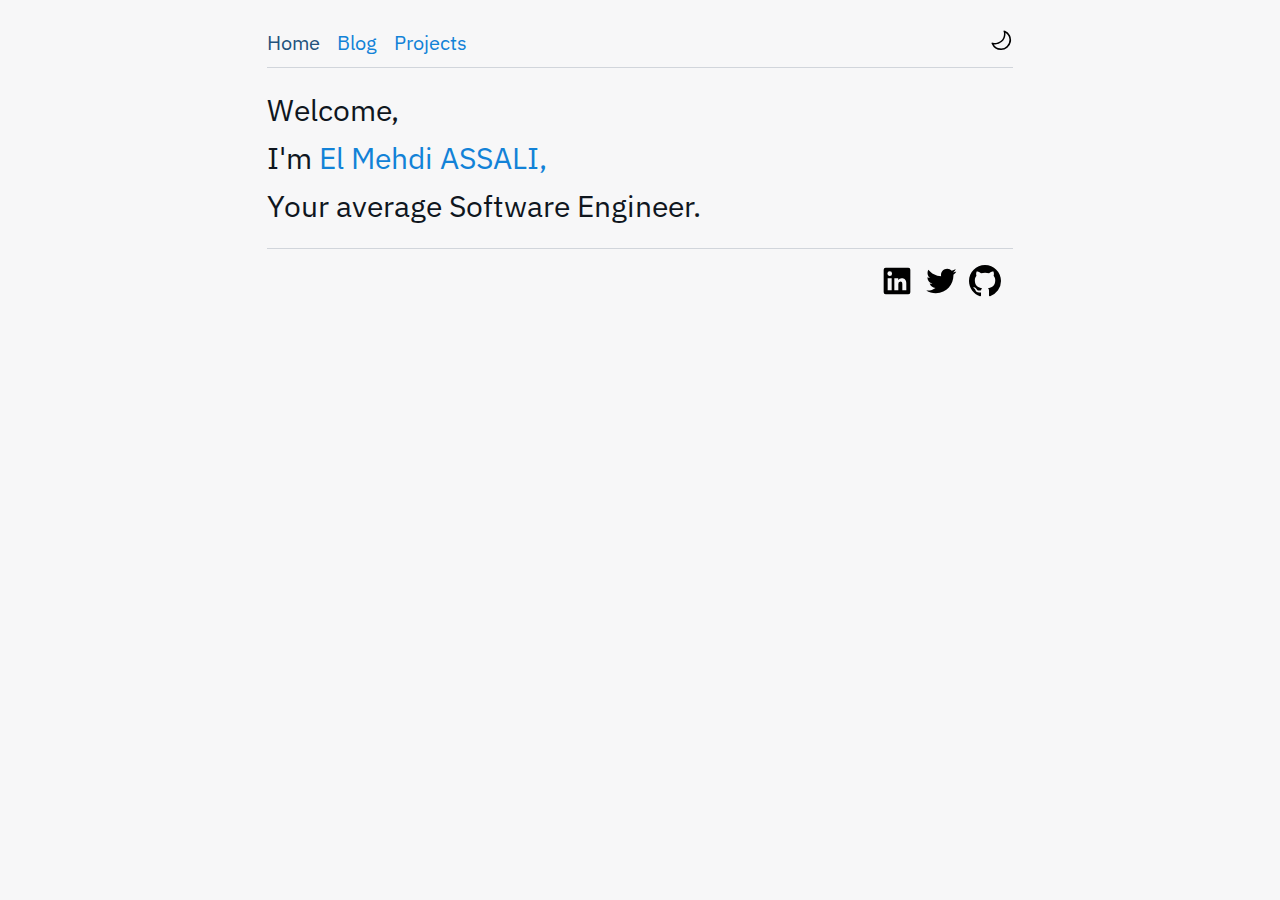
<file: index.html>
<!DOCTYPE html>
<html lang="en" class="light astro-DK5UPNFL">
  <head>
    <meta charset="utf-8">
    <title>Home | El Mehdi ASSALI</title>
    <meta name="viewport" content="width=device-width, initial-scale=1">

    <link rel="preconnect" href="https://fonts.googleapis.com">
    <link rel="preconnect" href="https://fonts.gstatic.com" crossorigin>
    <link href="https://fonts.googleapis.com/css2?family=IBM+Plex+Sans&display=swap" rel="stylesheet">

    
  <link rel="stylesheet" href="/assets/404.7d5aaadb.css" /><script type="module" src="/hoisted.dbc9b3ab.js"></script></head>
  <body class="bg-primary dark:bg-d-primary astro-DK5UPNFL">
    <div class="container mx-auto h-full w-5/6 sm:w-4/5 md:w-3/4 lg:w-2/3 xl:w-7/12 astro-DK5UPNFL">
      <div class="flex mt-5 mb-6 h-[48px] border-b border-b-gray-300 dark:border-b-gray-600">
  <div class="leading-[48px]">
    <a href="/" target="_self" class="text-h-link dark:text-d-h-link  hover:text-h-link dark:hover:text-d-h-link text-xl mr-3">
  
      Home
    
</a>
    <a href="/blog" target="_self" class="text-link dark:text-d-link  hover:text-h-link dark:hover:text-d-h-link text-xl mr-3">
  
      Blog
    
</a>
    <a href="/projects" target="_self" class="text-link dark:text-d-link  hover:text-h-link dark:hover:text-d-h-link text-xl">
  
      Projects
    
</a>
  </div>
  <div class="flex flex-grow flex-row-reverse">
    <div id="themeToggle" class="astro-G6OMXWY5">
  <svg width="24px" xmlns="http://www.w3.org/2000/svg" viewBox="0 0 24 24" class="cursor-pointer astro-G6OMXWY5">
    <path class="sun astro-G6OMXWY5" fill-rule="evenodd" d="M12 17.5a5.5 5.5 0 1 0 0-11 5.5 5.5 0 0 0 0 11zm0 1.5a7 7 0 1 0 0-14 7 7 0 0 0 0 14zm12-7a.8.8 0 0 1-.8.8h-2.4a.8.8 0 0 1 0-1.6h2.4a.8.8 0 0 1 .8.8zM4 12a.8.8 0 0 1-.8.8H.8a.8.8 0 0 1 0-1.6h2.5a.8.8 0 0 1 .8.8zm16.5-8.5a.8.8 0 0 1 0 1l-1.8 1.8a.8.8 0 0 1-1-1l1.7-1.8a.8.8 0 0 1 1 0zM6.3 17.7a.8.8 0 0 1 0 1l-1.7 1.8a.8.8 0 1 1-1-1l1.7-1.8a.8.8 0 0 1 1 0zM12 0a.8.8 0 0 1 .8.8v2.5a.8.8 0 0 1-1.6 0V.8A.8.8 0 0 1 12 0zm0 20a.8.8 0 0 1 .8.8v2.4a.8.8 0 0 1-1.6 0v-2.4a.8.8 0 0 1 .8-.8zM3.5 3.5a.8.8 0 0 1 1 0l1.8 1.8a.8.8 0 1 1-1 1L3.5 4.6a.8.8 0 0 1 0-1zm14.2 14.2a.8.8 0 0 1 1 0l1.8 1.7a.8.8 0 0 1-1 1l-1.8-1.7a.8.8 0 0 1 0-1z"></path>
    <path class="moon astro-G6OMXWY5" fill-rule="evenodd" d="M16.5 6A10.5 10.5 0 0 1 4.7 16.4 8.5 8.5 0 1 0 16.4 4.7l.1 1.3zm-1.7-2a9 9 0 0 1 .2 2 9 9 0 0 1-11 8.8 9.4 9.4 0 0 1-.8-.3c-.4 0-.8.3-.7.7a10 10 0 0 0 .3.8 10 10 0 0 0 9.2 6 10 10 0 0 0 4-19.2 9.7 9.7 0 0 0-.9-.3c-.3-.1-.7.3-.6.7a9 9 0 0 1 .3.8z"></path>
  </svg>
</div>




  </div>
</div>
      <div class="text-primary dark:text-d-primary text-3xl mb-3">Welcome,</div><div class="text-primary dark:text-d-primary text-3xl mb-3">
    I'm
    <a href="https://www.linkedin.com/in/assalielmehdi/" target="_blank" class="text-link dark:text-d-link  hover:text-h-link dark:hover:text-d-h-link undefined">
  
      El Mehdi ASSALI,
    
</a></div><div class="text-primary dark:text-d-primary text-3xl mb-6">Your average Software Engineer.</div>
      <div class="flex flex-row-reverse pt-4 mt-6 border-t border-t-gray-300 dark:border-t-gray-600">
  

<a href="https://github.com/assalielmehdi" target="_blank" class="mr-3">
      <svg viewBox="0 0 16 16" height="32" width="32" class="fill-black dark:fill-white">
        <path d="M8 0C3.58 0 0 3.58 0 8c0 3.54 2.29 6.53 5.47 7.59.4.07.55-.17.55-.38 0-.19-.01-.82-.01-1.49-2.01.37-2.53-.49-2.69-.94-.09-.23-.48-.94-.82-1.13-.28-.15-.68-.52-.01-.53.63-.01 1.08.58 1.23.82.72 1.21 1.87.87 2.33.66.07-.52.28-.87.51-1.07-1.78-.2-3.64-.89-3.64-3.95 0-.87.31-1.59.82-2.15-.08-.2-.36-1.02.08-2.12 0 0 .67-.21 2.2.82.64-.18 1.32-.27 2-.27.68 0 1.36.09 2 .27 1.53-1.04 2.2-.82 2.2-.82.44 1.1.16 1.92.08 2.12.51.56.82 1.27.82 2.15 0 3.07-1.87 3.75-3.65 3.95.29.25.54.73.54 1.48 0 1.07-.01 1.93-.01 2.2 0 .21.15.46.55.38A8.013 8.013 0 0016 8c0-4.42-3.58-8-8-8z"></path>
      </svg>
    </a>


  



<a href="https://twitter.com/assalielmehdi" target="_blank" class="mr-3">
      <svg viewBox="0 0 24 24" height="32" width="32" class="fill-black dark:fill-white">
        <g>
          <path d="M23.643 4.937c-.835.37-1.732.62-2.675.733.962-.576 1.7-1.49 2.048-2.578-.9.534-1.897.922-2.958 1.13-.85-.904-2.06-1.47-3.4-1.47-2.572 0-4.658 2.086-4.658 4.66 0 .364.042.718.12 1.06-3.873-.195-7.304-2.05-9.602-4.868-.4.69-.63 1.49-.63 2.342 0 1.616.823 3.043 2.072 3.878-.764-.025-1.482-.234-2.11-.583v.06c0 2.257 1.605 4.14 3.737 4.568-.392.106-.803.162-1.227.162-.3 0-.593-.028-.877-.082.593 1.85 2.313 3.198 4.352 3.234-1.595 1.25-3.604 1.995-5.786 1.995-.376 0-.747-.022-1.112-.065 2.062 1.323 4.51 2.093 7.14 2.093 8.57 0 13.255-7.098 13.255-13.254 0-.2-.005-.402-.014-.602.91-.658 1.7-1.477 2.323-2.41z"></path>
        </g>
      </svg>
    </a>
  <a href="https://www.linkedin.com/in/assalielmehdi/" target="_blank" class="mr-3">
      <svg viewBox="0 0 24 24" width="32" height="32" class="fill-black dark:fill-white">
        <path d="M20.5 2h-17A1.5 1.5 0 002 3.5v17A1.5 1.5 0 003.5 22h17a1.5 1.5 0 001.5-1.5v-17A1.5 1.5 0 0020.5 2zM8 19H5v-9h3zM6.5 8.25A1.75 1.75 0 118.3 6.5a1.78 1.78 0 01-1.8 1.75zM19 19h-3v-4.74c0-1.42-.6-1.93-1.38-1.93A1.74 1.74 0 0013 14.19a.66.66 0 000 .14V19h-3v-9h2.9v1.3a3.11 3.11 0 012.7-1.4c1.55 0 3.36.86 3.36 3.66z"></path>
      </svg>
    </a>




</div>
    </div>
  </body></html>
</file>
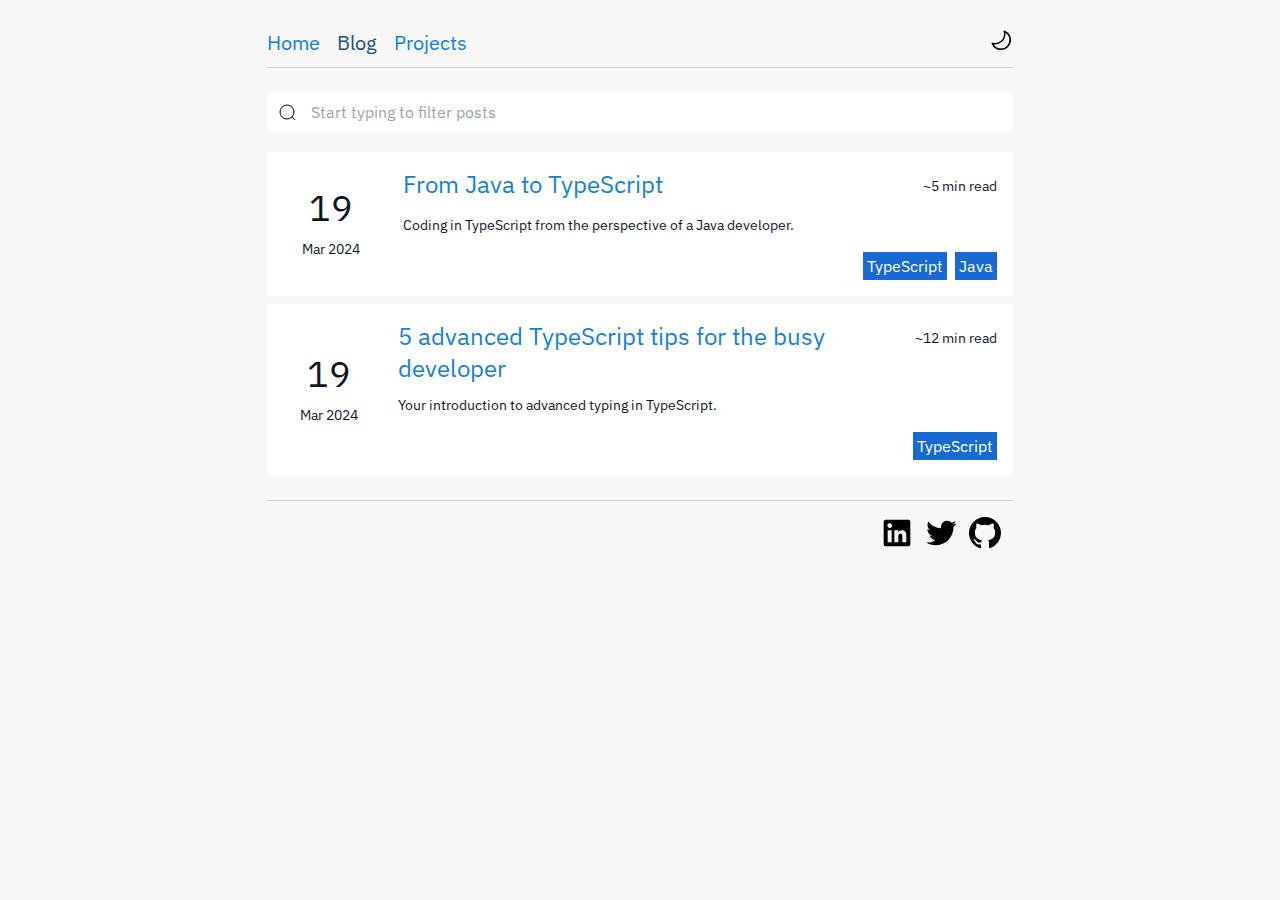
<file: blog/index.html>
<!DOCTYPE html>
<html lang="en" class="light astro-WZ6Z4EUS">
  <head>
    <meta charset="utf-8">
    <title>Blog | El Mehdi ASSALI</title>
    <meta name="viewport" content="width=device-width, initial-scale=1">

    <link rel="preconnect" href="https://fonts.googleapis.com">
    <link rel="preconnect" href="https://fonts.gstatic.com" crossorigin>
    <link href="https://fonts.googleapis.com/css2?family=IBM+Plex+Sans&display=swap" rel="stylesheet">

    

    <!-- Hotjar Tracking Code for Portfolio -->
    
  <link rel="stylesheet" href="/assets/404.dcffbd13.css" /><script type="module" src="/hoisted.95870c57.js"></script></head>
  <body class="bg-primary dark:bg-d-primary astro-WZ6Z4EUS">
    <div class="container mx-auto h-full w-5/6 sm:w-4/5 md:w-3/4 lg:w-2/3 xl:w-7/12 astro-WZ6Z4EUS">
      <div class="flex mt-5 mb-6 h-[48px] border-b border-b-gray-300 dark:border-b-gray-600">
  <div class="leading-[48px]">
    <a href="/" target="_self" class="text-link dark:text-d-link  hover:text-h-link dark:hover:text-d-h-link text-xl mr-3">
  
      Home
    
</a>
    <a href="/blog" target="_self" class="text-h-link dark:text-d-h-link  hover:text-h-link dark:hover:text-d-h-link text-xl mr-3">
  
      Blog
    
</a>
    <a href="/projects" target="_self" class="text-link dark:text-d-link  hover:text-h-link dark:hover:text-d-h-link text-xl">
  
      Projects
    
</a>
  </div>
  <div class="flex flex-grow flex-row-reverse">
    <div id="themeToggle" class="astro-G6OMXWY5">
  <svg width="24px" xmlns="http://www.w3.org/2000/svg" viewBox="0 0 24 24" class="cursor-pointer astro-G6OMXWY5">
    <path class="sun astro-G6OMXWY5" fill-rule="evenodd" d="M12 17.5a5.5 5.5 0 1 0 0-11 5.5 5.5 0 0 0 0 11zm0 1.5a7 7 0 1 0 0-14 7 7 0 0 0 0 14zm12-7a.8.8 0 0 1-.8.8h-2.4a.8.8 0 0 1 0-1.6h2.4a.8.8 0 0 1 .8.8zM4 12a.8.8 0 0 1-.8.8H.8a.8.8 0 0 1 0-1.6h2.5a.8.8 0 0 1 .8.8zm16.5-8.5a.8.8 0 0 1 0 1l-1.8 1.8a.8.8 0 0 1-1-1l1.7-1.8a.8.8 0 0 1 1 0zM6.3 17.7a.8.8 0 0 1 0 1l-1.7 1.8a.8.8 0 1 1-1-1l1.7-1.8a.8.8 0 0 1 1 0zM12 0a.8.8 0 0 1 .8.8v2.5a.8.8 0 0 1-1.6 0V.8A.8.8 0 0 1 12 0zm0 20a.8.8 0 0 1 .8.8v2.4a.8.8 0 0 1-1.6 0v-2.4a.8.8 0 0 1 .8-.8zM3.5 3.5a.8.8 0 0 1 1 0l1.8 1.8a.8.8 0 1 1-1 1L3.5 4.6a.8.8 0 0 1 0-1zm14.2 14.2a.8.8 0 0 1 1 0l1.8 1.7a.8.8 0 0 1-1 1l-1.8-1.7a.8.8 0 0 1 0-1z"></path>
    <path class="moon astro-G6OMXWY5" fill-rule="evenodd" d="M16.5 6A10.5 10.5 0 0 1 4.7 16.4 8.5 8.5 0 1 0 16.4 4.7l.1 1.3zm-1.7-2a9 9 0 0 1 .2 2 9 9 0 0 1-11 8.8 9.4 9.4 0 0 1-.8-.3c-.4 0-.8.3-.7.7a10 10 0 0 0 .3.8 10 10 0 0 0 9.2 6 10 10 0 0 0 4-19.2 9.7 9.7 0 0 0-.9-.3c-.3-.1-.7.3-.6.7a9 9 0 0 1 .3.8z"></path>
  </svg>
</div>




  </div>
</div>
      <div class="mb-5">
    <div class="w-full flex">
  <span class="bg-secondary dark:bg-d-secondary w-9">
        <svg class="mt-3 pl-3 mr-1" height="16px" xmlns="http://www.w3.org/2000/svg" view-box="0 0 19.9 19.7">
          <g class="stroke-black dark:stroke-white" fill="none">
            <path stroke-line-cap="square" d="M18.5 18.3l-5.4-5.4"></path>
            <circle cx="8" cy="8" r="7"></circle>
          </g>
        </svg>
      </span>
  <input id="blog-filter" placeholder="Start typing to filter posts" value="" type="text" class="flex-grow min-w-0 h-10 p-2 bg-secondary dark:bg-d-secondary text-primary dark:text-d-primary rounded-none outline-none">
</div>
  </div><div id="no-posts-search" class="text-center hidden">
    <span class="text-secondary dark:text-d-secondary undefined">No posts correspond to your search.</span>
  </div><div id="from-java-to-typescript" class="flex mb-2 p-2 bg-secondary dark:bg-d-secondary">
  <div class="hidden xl:flex flex-col items-center justify-center p-3 w-28 min-w-[90px]">
    <div class="mb-1">
      <span class="text-primary dark:text-d-primary text-4xl">19</span>
    </div>
    <div class="mt-1">
      <span class="text-secondary dark:text-d-secondary text-sm">Mar 2024</span>
    </div>
  </div>
  <div class="flex-grow p-2 pl-4">
    <div class="mb-2">
      <div class="flex">
        <a href="/blog/from-java-to-typescript" target="_self" class="text-link dark:text-d-link  hover:text-h-link dark:hover:text-d-h-link text-2xl">
  From Java to TypeScript
</a>
        <div class="text-secondary dark:text-d-secondary hidden xl:block text-sm leading-[36px] min-w-[88px] flex-grow text-end">
          ~5 min read
        </div>
      </div>
      <div class="mt-1.5">
        <span class="text-secondary dark:text-d-secondary text-xs xl:hidden">published on</span>
        <span class="text-primary dark:text-d-primary font-bold xl:hidden"> 19 Mar, 2024</span>
      </div>
    </div>
    <div class="mb-4">
      <span class="text-secondary dark:text-d-secondary text-sm">Coding in TypeScript from the perspective of a Java developer.</span>
    </div>
    <div class="flex flex-row-reverse">
      <span class="text-tag dark:text-d-tag bg-tag dark:bg-d-tag p-0.5 px-1 ml-2">
  Java
</span><span class="text-tag dark:text-d-tag bg-tag dark:bg-d-tag p-0.5 px-1 ml-2">
  TypeScript
</span>
    </div>
  </div>
</div><div id="5-advanced-typescript-tips-for-the-busy-developer" class="flex mb-2 p-2 bg-secondary dark:bg-d-secondary">
  <div class="hidden xl:flex flex-col items-center justify-center p-3 w-28 min-w-[90px]">
    <div class="mb-1">
      <span class="text-primary dark:text-d-primary text-4xl">19</span>
    </div>
    <div class="mt-1">
      <span class="text-secondary dark:text-d-secondary text-sm">Mar 2024</span>
    </div>
  </div>
  <div class="flex-grow p-2 pl-4">
    <div class="mb-2">
      <div class="flex">
        <a href="/blog/5-advanced-typescript-tips-for-the-busy-developer" target="_self" class="text-link dark:text-d-link  hover:text-h-link dark:hover:text-d-h-link text-2xl">
  5 advanced TypeScript tips for the busy developer
</a>
        <div class="text-secondary dark:text-d-secondary hidden xl:block text-sm leading-[36px] min-w-[88px] flex-grow text-end">
          ~12 min read
        </div>
      </div>
      <div class="mt-1.5">
        <span class="text-secondary dark:text-d-secondary text-xs xl:hidden">published on</span>
        <span class="text-primary dark:text-d-primary font-bold xl:hidden"> 19 Mar, 2024</span>
      </div>
    </div>
    <div class="mb-4">
      <span class="text-secondary dark:text-d-secondary text-sm">Your introduction to advanced typing in TypeScript.</span>
    </div>
    <div class="flex flex-row-reverse">
      <span class="text-tag dark:text-d-tag bg-tag dark:bg-d-tag p-0.5 px-1 ml-2">
  TypeScript
</span>
    </div>
  </div>
</div>
      <div class="flex flex-row-reverse pt-4 mt-6 border-t border-t-gray-300 dark:border-t-gray-600">
  

<a href="https://github.com/assalielmehdi" target="_blank" class="mr-3">
      <svg viewBox="0 0 16 16" height="32" width="32" class="fill-black dark:fill-white">
        <path d="M8 0C3.58 0 0 3.58 0 8c0 3.54 2.29 6.53 5.47 7.59.4.07.55-.17.55-.38 0-.19-.01-.82-.01-1.49-2.01.37-2.53-.49-2.69-.94-.09-.23-.48-.94-.82-1.13-.28-.15-.68-.52-.01-.53.63-.01 1.08.58 1.23.82.72 1.21 1.87.87 2.33.66.07-.52.28-.87.51-1.07-1.78-.2-3.64-.89-3.64-3.95 0-.87.31-1.59.82-2.15-.08-.2-.36-1.02.08-2.12 0 0 .67-.21 2.2.82.64-.18 1.32-.27 2-.27.68 0 1.36.09 2 .27 1.53-1.04 2.2-.82 2.2-.82.44 1.1.16 1.92.08 2.12.51.56.82 1.27.82 2.15 0 3.07-1.87 3.75-3.65 3.95.29.25.54.73.54 1.48 0 1.07-.01 1.93-.01 2.2 0 .21.15.46.55.38A8.013 8.013 0 0016 8c0-4.42-3.58-8-8-8z"></path>
      </svg>
    </a>


  



<a href="https://twitter.com/assalielmehdi" target="_blank" class="mr-3">
      <svg viewBox="0 0 24 24" height="32" width="32" class="fill-black dark:fill-white">
        <g>
          <path d="M23.643 4.937c-.835.37-1.732.62-2.675.733.962-.576 1.7-1.49 2.048-2.578-.9.534-1.897.922-2.958 1.13-.85-.904-2.06-1.47-3.4-1.47-2.572 0-4.658 2.086-4.658 4.66 0 .364.042.718.12 1.06-3.873-.195-7.304-2.05-9.602-4.868-.4.69-.63 1.49-.63 2.342 0 1.616.823 3.043 2.072 3.878-.764-.025-1.482-.234-2.11-.583v.06c0 2.257 1.605 4.14 3.737 4.568-.392.106-.803.162-1.227.162-.3 0-.593-.028-.877-.082.593 1.85 2.313 3.198 4.352 3.234-1.595 1.25-3.604 1.995-5.786 1.995-.376 0-.747-.022-1.112-.065 2.062 1.323 4.51 2.093 7.14 2.093 8.57 0 13.255-7.098 13.255-13.254 0-.2-.005-.402-.014-.602.91-.658 1.7-1.477 2.323-2.41z"></path>
        </g>
      </svg>
    </a>
  <a href="https://www.linkedin.com/in/assalielmehdi/" target="_blank" class="mr-3">
      <svg viewBox="0 0 24 24" width="32" height="32" class="fill-black dark:fill-white">
        <path d="M20.5 2h-17A1.5 1.5 0 002 3.5v17A1.5 1.5 0 003.5 22h17a1.5 1.5 0 001.5-1.5v-17A1.5 1.5 0 0020.5 2zM8 19H5v-9h3zM6.5 8.25A1.75 1.75 0 118.3 6.5a1.78 1.78 0 01-1.8 1.75zM19 19h-3v-4.74c0-1.42-.6-1.93-1.38-1.93A1.74 1.74 0 0013 14.19a.66.66 0 000 .14V19h-3v-9h2.9v1.3a3.11 3.11 0 012.7-1.4c1.55 0 3.36.86 3.36 3.66z"></path>
      </svg>
    </a>




</div>
    </div>
  </body></html>
</file>
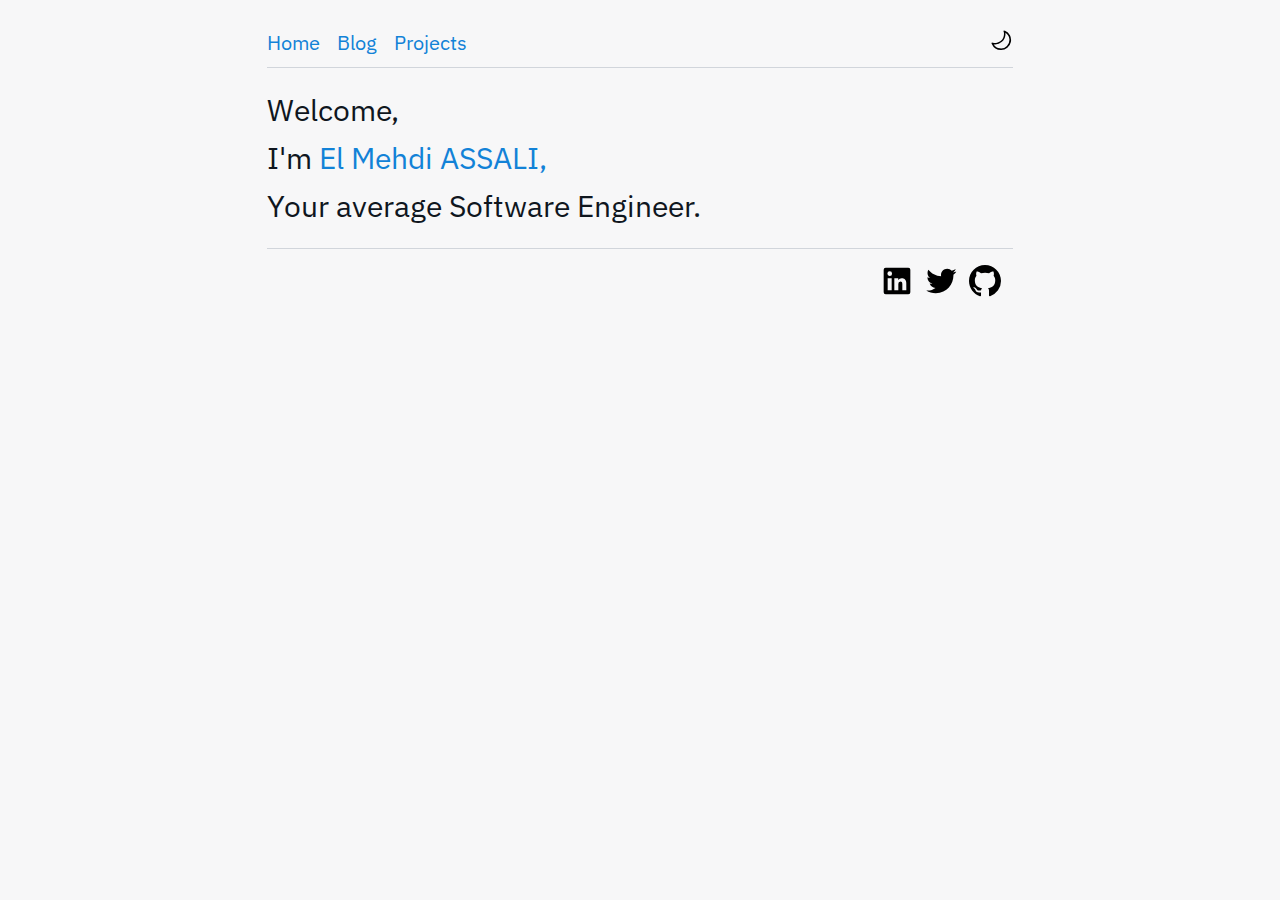
<file: home/index.html>
<!DOCTYPE html>
<html lang="en" class="light astro-DK5UPNFL">
  <head>
    <meta charset="utf-8">
    <title>Home | El Mehdi ASSALI</title>
    <meta name="viewport" content="width=device-width, initial-scale=1">

    <link rel="preconnect" href="https://fonts.googleapis.com">
    <link rel="preconnect" href="https://fonts.gstatic.com" crossorigin>
    <link href="https://fonts.googleapis.com/css2?family=IBM+Plex+Sans&display=swap" rel="stylesheet">

    
  <link rel="stylesheet" href="/assets/404.7d5aaadb.css" /><script type="module" src="/hoisted.dbc9b3ab.js"></script></head>
  <body class="bg-primary dark:bg-d-primary astro-DK5UPNFL">
    <div class="container mx-auto h-full w-5/6 sm:w-4/5 md:w-3/4 lg:w-2/3 xl:w-7/12 astro-DK5UPNFL">
      <div class="flex mt-5 mb-6 h-[48px] border-b border-b-gray-300 dark:border-b-gray-600">
  <div class="leading-[48px]">
    <a href="/" target="_self" class="text-link dark:text-d-link  hover:text-h-link dark:hover:text-d-h-link text-xl mr-3">
  
      Home
    
</a>
    <a href="/blog" target="_self" class="text-link dark:text-d-link  hover:text-h-link dark:hover:text-d-h-link text-xl mr-3">
  
      Blog
    
</a>
    <a href="/projects" target="_self" class="text-link dark:text-d-link  hover:text-h-link dark:hover:text-d-h-link text-xl">
  
      Projects
    
</a>
  </div>
  <div class="flex flex-grow flex-row-reverse">
    <div id="themeToggle" class="astro-G6OMXWY5">
  <svg width="24px" xmlns="http://www.w3.org/2000/svg" viewBox="0 0 24 24" class="cursor-pointer astro-G6OMXWY5">
    <path class="sun astro-G6OMXWY5" fill-rule="evenodd" d="M12 17.5a5.5 5.5 0 1 0 0-11 5.5 5.5 0 0 0 0 11zm0 1.5a7 7 0 1 0 0-14 7 7 0 0 0 0 14zm12-7a.8.8 0 0 1-.8.8h-2.4a.8.8 0 0 1 0-1.6h2.4a.8.8 0 0 1 .8.8zM4 12a.8.8 0 0 1-.8.8H.8a.8.8 0 0 1 0-1.6h2.5a.8.8 0 0 1 .8.8zm16.5-8.5a.8.8 0 0 1 0 1l-1.8 1.8a.8.8 0 0 1-1-1l1.7-1.8a.8.8 0 0 1 1 0zM6.3 17.7a.8.8 0 0 1 0 1l-1.7 1.8a.8.8 0 1 1-1-1l1.7-1.8a.8.8 0 0 1 1 0zM12 0a.8.8 0 0 1 .8.8v2.5a.8.8 0 0 1-1.6 0V.8A.8.8 0 0 1 12 0zm0 20a.8.8 0 0 1 .8.8v2.4a.8.8 0 0 1-1.6 0v-2.4a.8.8 0 0 1 .8-.8zM3.5 3.5a.8.8 0 0 1 1 0l1.8 1.8a.8.8 0 1 1-1 1L3.5 4.6a.8.8 0 0 1 0-1zm14.2 14.2a.8.8 0 0 1 1 0l1.8 1.7a.8.8 0 0 1-1 1l-1.8-1.7a.8.8 0 0 1 0-1z"></path>
    <path class="moon astro-G6OMXWY5" fill-rule="evenodd" d="M16.5 6A10.5 10.5 0 0 1 4.7 16.4 8.5 8.5 0 1 0 16.4 4.7l.1 1.3zm-1.7-2a9 9 0 0 1 .2 2 9 9 0 0 1-11 8.8 9.4 9.4 0 0 1-.8-.3c-.4 0-.8.3-.7.7a10 10 0 0 0 .3.8 10 10 0 0 0 9.2 6 10 10 0 0 0 4-19.2 9.7 9.7 0 0 0-.9-.3c-.3-.1-.7.3-.6.7a9 9 0 0 1 .3.8z"></path>
  </svg>
</div>




  </div>
</div>
      <div class="text-primary dark:text-d-primary text-3xl mb-3">Welcome,</div><div class="text-primary dark:text-d-primary text-3xl mb-3">
    I'm
    <a href="https://www.linkedin.com/in/assalielmehdi/" target="_blank" class="text-link dark:text-d-link  hover:text-h-link dark:hover:text-d-h-link undefined">
  
      El Mehdi ASSALI,
    
</a></div><div class="text-primary dark:text-d-primary text-3xl mb-6">Your average Software Engineer.</div>
      <div class="flex flex-row-reverse pt-4 mt-6 border-t border-t-gray-300 dark:border-t-gray-600">
  

<a href="https://github.com/assalielmehdi" target="_blank" class="mr-3">
      <svg viewBox="0 0 16 16" height="32" width="32" class="fill-black dark:fill-white">
        <path d="M8 0C3.58 0 0 3.58 0 8c0 3.54 2.29 6.53 5.47 7.59.4.07.55-.17.55-.38 0-.19-.01-.82-.01-1.49-2.01.37-2.53-.49-2.69-.94-.09-.23-.48-.94-.82-1.13-.28-.15-.68-.52-.01-.53.63-.01 1.08.58 1.23.82.72 1.21 1.87.87 2.33.66.07-.52.28-.87.51-1.07-1.78-.2-3.64-.89-3.64-3.95 0-.87.31-1.59.82-2.15-.08-.2-.36-1.02.08-2.12 0 0 .67-.21 2.2.82.64-.18 1.32-.27 2-.27.68 0 1.36.09 2 .27 1.53-1.04 2.2-.82 2.2-.82.44 1.1.16 1.92.08 2.12.51.56.82 1.27.82 2.15 0 3.07-1.87 3.75-3.65 3.95.29.25.54.73.54 1.48 0 1.07-.01 1.93-.01 2.2 0 .21.15.46.55.38A8.013 8.013 0 0016 8c0-4.42-3.58-8-8-8z"></path>
      </svg>
    </a>


  



<a href="https://twitter.com/assalielmehdi" target="_blank" class="mr-3">
      <svg viewBox="0 0 24 24" height="32" width="32" class="fill-black dark:fill-white">
        <g>
          <path d="M23.643 4.937c-.835.37-1.732.62-2.675.733.962-.576 1.7-1.49 2.048-2.578-.9.534-1.897.922-2.958 1.13-.85-.904-2.06-1.47-3.4-1.47-2.572 0-4.658 2.086-4.658 4.66 0 .364.042.718.12 1.06-3.873-.195-7.304-2.05-9.602-4.868-.4.69-.63 1.49-.63 2.342 0 1.616.823 3.043 2.072 3.878-.764-.025-1.482-.234-2.11-.583v.06c0 2.257 1.605 4.14 3.737 4.568-.392.106-.803.162-1.227.162-.3 0-.593-.028-.877-.082.593 1.85 2.313 3.198 4.352 3.234-1.595 1.25-3.604 1.995-5.786 1.995-.376 0-.747-.022-1.112-.065 2.062 1.323 4.51 2.093 7.14 2.093 8.57 0 13.255-7.098 13.255-13.254 0-.2-.005-.402-.014-.602.91-.658 1.7-1.477 2.323-2.41z"></path>
        </g>
      </svg>
    </a>
  <a href="https://www.linkedin.com/in/assalielmehdi/" target="_blank" class="mr-3">
      <svg viewBox="0 0 24 24" width="32" height="32" class="fill-black dark:fill-white">
        <path d="M20.5 2h-17A1.5 1.5 0 002 3.5v17A1.5 1.5 0 003.5 22h17a1.5 1.5 0 001.5-1.5v-17A1.5 1.5 0 0020.5 2zM8 19H5v-9h3zM6.5 8.25A1.75 1.75 0 118.3 6.5a1.78 1.78 0 01-1.8 1.75zM19 19h-3v-4.74c0-1.42-.6-1.93-1.38-1.93A1.74 1.74 0 0013 14.19a.66.66 0 000 .14V19h-3v-9h2.9v1.3a3.11 3.11 0 012.7-1.4c1.55 0 3.36.86 3.36 3.66z"></path>
      </svg>
    </a>




</div>
    </div>
  </body></html>
</file>
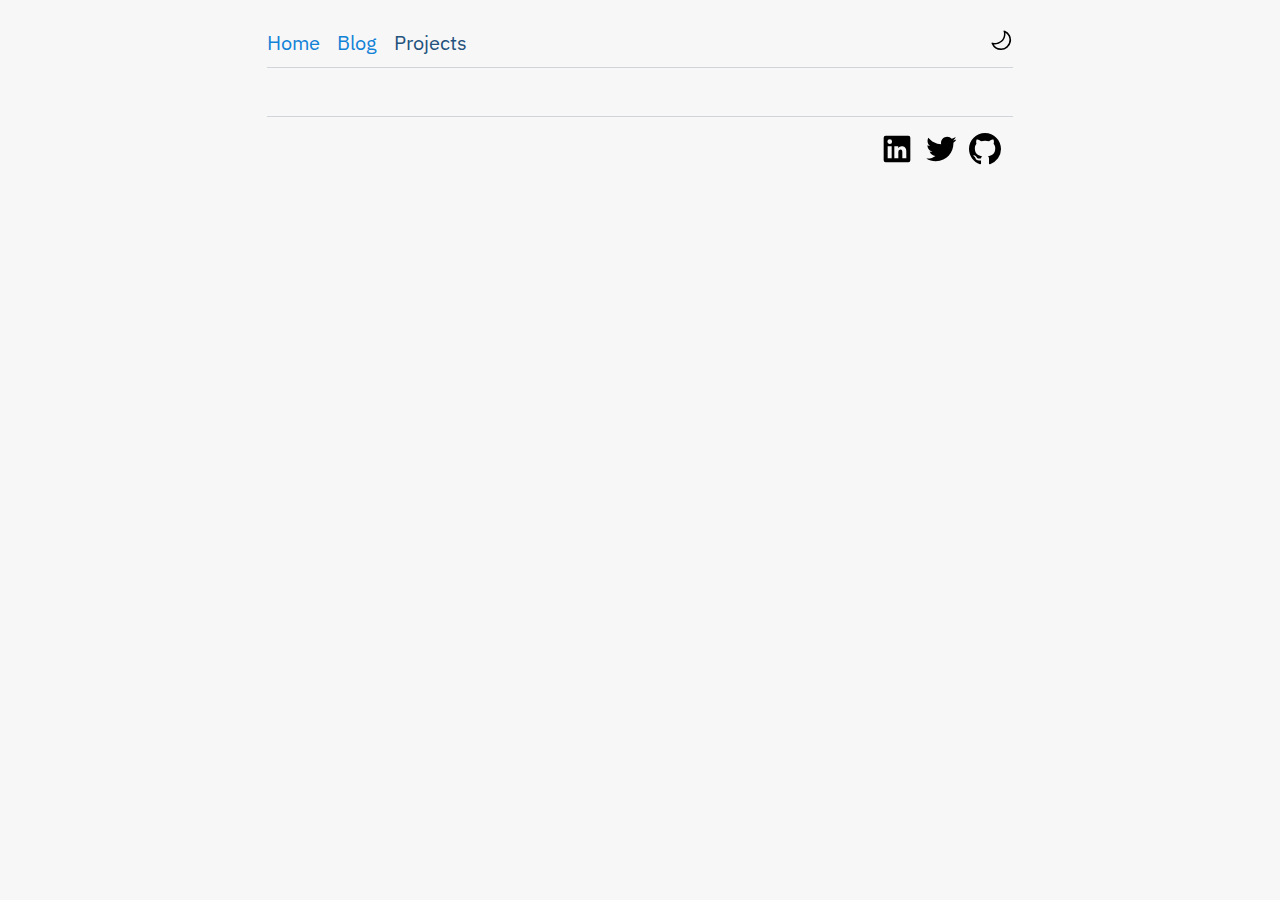
<file: projects/index.html>
<!DOCTYPE html>
<html lang="en" class="light astro-DK5UPNFL">
  <head>
    <meta charset="utf-8">
    <title>Projects | El Mehdi ASSALI</title>
    <meta name="viewport" content="width=device-width, initial-scale=1">

    <link rel="preconnect" href="https://fonts.googleapis.com">
    <link rel="preconnect" href="https://fonts.gstatic.com" crossorigin>
    <link href="https://fonts.googleapis.com/css2?family=IBM+Plex+Sans&display=swap" rel="stylesheet">

    
  <link rel="stylesheet" href="/assets/404.7d5aaadb.css" /><script type="module" src="/hoisted.dbc9b3ab.js"></script></head>
  <body class="bg-primary dark:bg-d-primary astro-DK5UPNFL">
    <div class="container mx-auto h-full w-5/6 sm:w-4/5 md:w-3/4 lg:w-2/3 xl:w-7/12 astro-DK5UPNFL">
      <div class="flex mt-5 mb-6 h-[48px] border-b border-b-gray-300 dark:border-b-gray-600">
  <div class="leading-[48px]">
    <a href="/" target="_self" class="text-link dark:text-d-link  hover:text-h-link dark:hover:text-d-h-link text-xl mr-3">
  
      Home
    
</a>
    <a href="/blog" target="_self" class="text-link dark:text-d-link  hover:text-h-link dark:hover:text-d-h-link text-xl mr-3">
  
      Blog
    
</a>
    <a href="/projects" target="_self" class="text-h-link dark:text-d-h-link  hover:text-h-link dark:hover:text-d-h-link text-xl">
  
      Projects
    
</a>
  </div>
  <div class="flex flex-grow flex-row-reverse">
    <div id="themeToggle" class="astro-G6OMXWY5">
  <svg width="24px" xmlns="http://www.w3.org/2000/svg" viewBox="0 0 24 24" class="cursor-pointer astro-G6OMXWY5">
    <path class="sun astro-G6OMXWY5" fill-rule="evenodd" d="M12 17.5a5.5 5.5 0 1 0 0-11 5.5 5.5 0 0 0 0 11zm0 1.5a7 7 0 1 0 0-14 7 7 0 0 0 0 14zm12-7a.8.8 0 0 1-.8.8h-2.4a.8.8 0 0 1 0-1.6h2.4a.8.8 0 0 1 .8.8zM4 12a.8.8 0 0 1-.8.8H.8a.8.8 0 0 1 0-1.6h2.5a.8.8 0 0 1 .8.8zm16.5-8.5a.8.8 0 0 1 0 1l-1.8 1.8a.8.8 0 0 1-1-1l1.7-1.8a.8.8 0 0 1 1 0zM6.3 17.7a.8.8 0 0 1 0 1l-1.7 1.8a.8.8 0 1 1-1-1l1.7-1.8a.8.8 0 0 1 1 0zM12 0a.8.8 0 0 1 .8.8v2.5a.8.8 0 0 1-1.6 0V.8A.8.8 0 0 1 12 0zm0 20a.8.8 0 0 1 .8.8v2.4a.8.8 0 0 1-1.6 0v-2.4a.8.8 0 0 1 .8-.8zM3.5 3.5a.8.8 0 0 1 1 0l1.8 1.8a.8.8 0 1 1-1 1L3.5 4.6a.8.8 0 0 1 0-1zm14.2 14.2a.8.8 0 0 1 1 0l1.8 1.7a.8.8 0 0 1-1 1l-1.8-1.7a.8.8 0 0 1 0-1z"></path>
    <path class="moon astro-G6OMXWY5" fill-rule="evenodd" d="M16.5 6A10.5 10.5 0 0 1 4.7 16.4 8.5 8.5 0 1 0 16.4 4.7l.1 1.3zm-1.7-2a9 9 0 0 1 .2 2 9 9 0 0 1-11 8.8 9.4 9.4 0 0 1-.8-.3c-.4 0-.8.3-.7.7a10 10 0 0 0 .3.8 10 10 0 0 0 9.2 6 10 10 0 0 0 4-19.2 9.7 9.7 0 0 0-.9-.3c-.3-.1-.7.3-.6.7a9 9 0 0 1 .3.8z"></path>
  </svg>
</div>




  </div>
</div>
      <div class="grid grid-cols-1 lg:grid-cols-2 2xl:grid-cols-3 gap-2 justify-center">
    
  </div>
      <div class="flex flex-row-reverse pt-4 mt-6 border-t border-t-gray-300 dark:border-t-gray-600">
  

<a href="https://github.com/assalielmehdi" target="_blank" class="mr-3">
      <svg viewBox="0 0 16 16" height="32" width="32" class="fill-black dark:fill-white">
        <path d="M8 0C3.58 0 0 3.58 0 8c0 3.54 2.29 6.53 5.47 7.59.4.07.55-.17.55-.38 0-.19-.01-.82-.01-1.49-2.01.37-2.53-.49-2.69-.94-.09-.23-.48-.94-.82-1.13-.28-.15-.68-.52-.01-.53.63-.01 1.08.58 1.23.82.72 1.21 1.87.87 2.33.66.07-.52.28-.87.51-1.07-1.78-.2-3.64-.89-3.64-3.95 0-.87.31-1.59.82-2.15-.08-.2-.36-1.02.08-2.12 0 0 .67-.21 2.2.82.64-.18 1.32-.27 2-.27.68 0 1.36.09 2 .27 1.53-1.04 2.2-.82 2.2-.82.44 1.1.16 1.92.08 2.12.51.56.82 1.27.82 2.15 0 3.07-1.87 3.75-3.65 3.95.29.25.54.73.54 1.48 0 1.07-.01 1.93-.01 2.2 0 .21.15.46.55.38A8.013 8.013 0 0016 8c0-4.42-3.58-8-8-8z"></path>
      </svg>
    </a>


  



<a href="https://twitter.com/assalielmehdi" target="_blank" class="mr-3">
      <svg viewBox="0 0 24 24" height="32" width="32" class="fill-black dark:fill-white">
        <g>
          <path d="M23.643 4.937c-.835.37-1.732.62-2.675.733.962-.576 1.7-1.49 2.048-2.578-.9.534-1.897.922-2.958 1.13-.85-.904-2.06-1.47-3.4-1.47-2.572 0-4.658 2.086-4.658 4.66 0 .364.042.718.12 1.06-3.873-.195-7.304-2.05-9.602-4.868-.4.69-.63 1.49-.63 2.342 0 1.616.823 3.043 2.072 3.878-.764-.025-1.482-.234-2.11-.583v.06c0 2.257 1.605 4.14 3.737 4.568-.392.106-.803.162-1.227.162-.3 0-.593-.028-.877-.082.593 1.85 2.313 3.198 4.352 3.234-1.595 1.25-3.604 1.995-5.786 1.995-.376 0-.747-.022-1.112-.065 2.062 1.323 4.51 2.093 7.14 2.093 8.57 0 13.255-7.098 13.255-13.254 0-.2-.005-.402-.014-.602.91-.658 1.7-1.477 2.323-2.41z"></path>
        </g>
      </svg>
    </a>
  <a href="https://www.linkedin.com/in/assalielmehdi/" target="_blank" class="mr-3">
      <svg viewBox="0 0 24 24" width="32" height="32" class="fill-black dark:fill-white">
        <path d="M20.5 2h-17A1.5 1.5 0 002 3.5v17A1.5 1.5 0 003.5 22h17a1.5 1.5 0 001.5-1.5v-17A1.5 1.5 0 0020.5 2zM8 19H5v-9h3zM6.5 8.25A1.75 1.75 0 118.3 6.5a1.78 1.78 0 01-1.8 1.75zM19 19h-3v-4.74c0-1.42-.6-1.93-1.38-1.93A1.74 1.74 0 0013 14.19a.66.66 0 000 .14V19h-3v-9h2.9v1.3a3.11 3.11 0 012.7-1.4c1.55 0 3.36.86 3.36 3.66z"></path>
      </svg>
    </a>




</div>
    </div>
  </body></html>
</file>
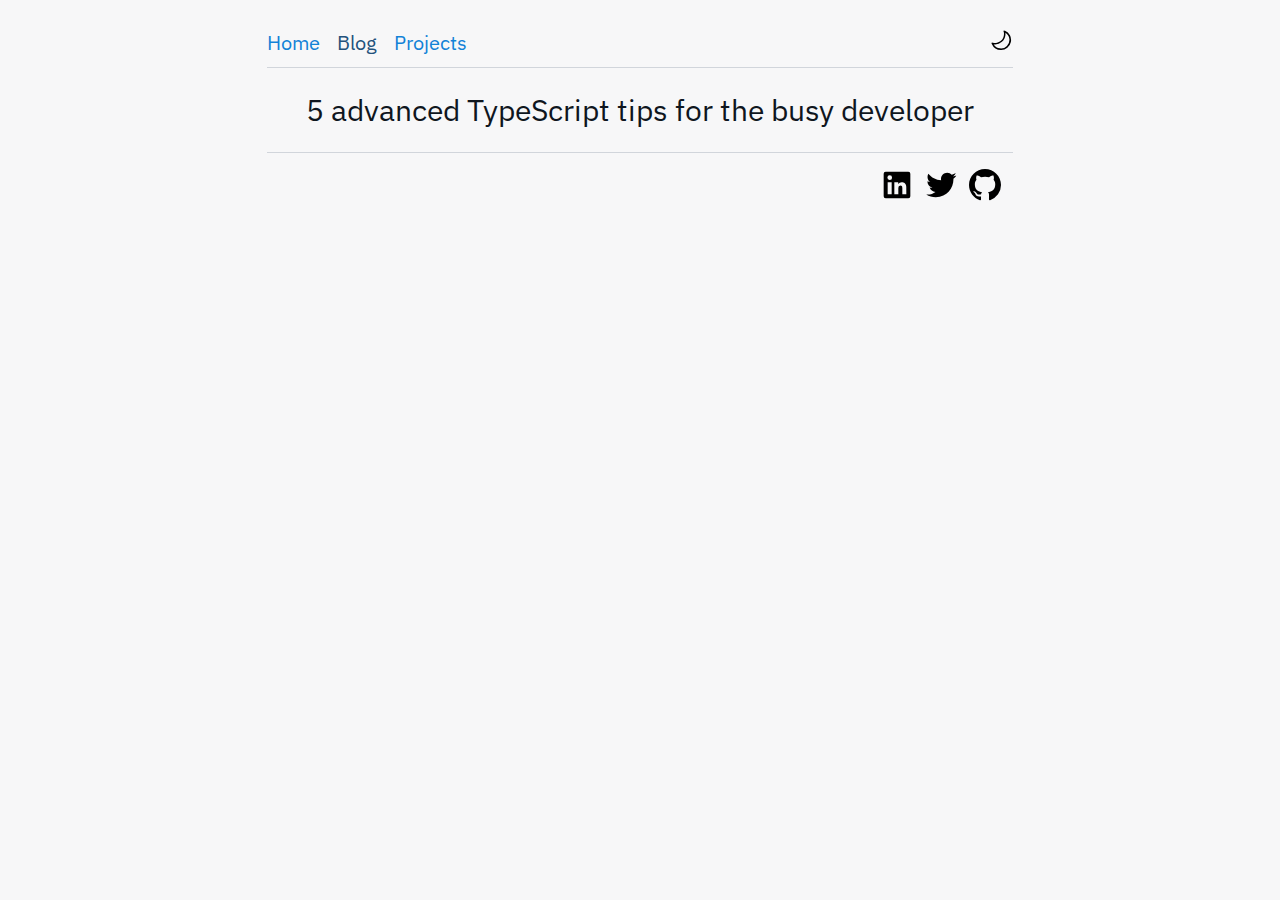
<file: blog/5-advanced-typescript-tips-for-the-busy-developer/index.html>
<!DOCTYPE html>
<html lang="en" class="light astro-WZ6Z4EUS">
  <head>
    <meta charset="utf-8">
    <title>5 advanced TypeScript tips for the busy developer | El Mehdi ASSALI</title>
    <meta name="viewport" content="width=device-width, initial-scale=1">

    <link rel="preconnect" href="https://fonts.googleapis.com">
    <link rel="preconnect" href="https://fonts.gstatic.com" crossorigin>
    <link href="https://fonts.googleapis.com/css2?family=IBM+Plex+Sans&display=swap" rel="stylesheet">

    

    <!-- Hotjar Tracking Code for Portfolio -->
    
  <link rel="stylesheet" href="/assets/404.dcffbd13.css" /><script type="module" src="/hoisted.91a1350f.js"></script></head>
  <body class="bg-primary dark:bg-d-primary astro-WZ6Z4EUS">
    <div class="container mx-auto h-full w-5/6 sm:w-4/5 md:w-3/4 lg:w-2/3 xl:w-7/12 astro-WZ6Z4EUS">
      <div class="flex mt-5 mb-6 h-[48px] border-b border-b-gray-300 dark:border-b-gray-600">
  <div class="leading-[48px]">
    <a href="/" target="_self" class="text-link dark:text-d-link  hover:text-h-link dark:hover:text-d-h-link text-xl mr-3">
  
      Home
    
</a>
    <a href="/blog" target="_self" class="text-h-link dark:text-d-h-link  hover:text-h-link dark:hover:text-d-h-link text-xl mr-3">
  
      Blog
    
</a>
    <a href="/projects" target="_self" class="text-link dark:text-d-link  hover:text-h-link dark:hover:text-d-h-link text-xl">
  
      Projects
    
</a>
  </div>
  <div class="flex flex-grow flex-row-reverse">
    <div id="themeToggle" class="astro-G6OMXWY5">
  <svg width="24px" xmlns="http://www.w3.org/2000/svg" viewBox="0 0 24 24" class="cursor-pointer astro-G6OMXWY5">
    <path class="sun astro-G6OMXWY5" fill-rule="evenodd" d="M12 17.5a5.5 5.5 0 1 0 0-11 5.5 5.5 0 0 0 0 11zm0 1.5a7 7 0 1 0 0-14 7 7 0 0 0 0 14zm12-7a.8.8 0 0 1-.8.8h-2.4a.8.8 0 0 1 0-1.6h2.4a.8.8 0 0 1 .8.8zM4 12a.8.8 0 0 1-.8.8H.8a.8.8 0 0 1 0-1.6h2.5a.8.8 0 0 1 .8.8zm16.5-8.5a.8.8 0 0 1 0 1l-1.8 1.8a.8.8 0 0 1-1-1l1.7-1.8a.8.8 0 0 1 1 0zM6.3 17.7a.8.8 0 0 1 0 1l-1.7 1.8a.8.8 0 1 1-1-1l1.7-1.8a.8.8 0 0 1 1 0zM12 0a.8.8 0 0 1 .8.8v2.5a.8.8 0 0 1-1.6 0V.8A.8.8 0 0 1 12 0zm0 20a.8.8 0 0 1 .8.8v2.4a.8.8 0 0 1-1.6 0v-2.4a.8.8 0 0 1 .8-.8zM3.5 3.5a.8.8 0 0 1 1 0l1.8 1.8a.8.8 0 1 1-1 1L3.5 4.6a.8.8 0 0 1 0-1zm14.2 14.2a.8.8 0 0 1 1 0l1.8 1.7a.8.8 0 0 1-1 1l-1.8-1.7a.8.8 0 0 1 0-1z"></path>
    <path class="moon astro-G6OMXWY5" fill-rule="evenodd" d="M16.5 6A10.5 10.5 0 0 1 4.7 16.4 8.5 8.5 0 1 0 16.4 4.7l.1 1.3zm-1.7-2a9 9 0 0 1 .2 2 9 9 0 0 1-11 8.8 9.4 9.4 0 0 1-.8-.3c-.4 0-.8.3-.7.7a10 10 0 0 0 .3.8 10 10 0 0 0 9.2 6 10 10 0 0 0 4-19.2 9.7 9.7 0 0 0-.9-.3c-.3-.1-.7.3-.6.7a9 9 0 0 1 .3.8z"></path>
  </svg>
</div>




  </div>
</div>
      <div class="text-center">
    <span class="text-primary dark:text-d-primary text-3xl">5 advanced TypeScript tips for the busy developer</span>
  </div>
      <div class="flex flex-row-reverse pt-4 mt-6 border-t border-t-gray-300 dark:border-t-gray-600">
  

<a href="https://github.com/assalielmehdi" target="_blank" class="mr-3">
      <svg viewBox="0 0 16 16" height="32" width="32" class="fill-black dark:fill-white">
        <path d="M8 0C3.58 0 0 3.58 0 8c0 3.54 2.29 6.53 5.47 7.59.4.07.55-.17.55-.38 0-.19-.01-.82-.01-1.49-2.01.37-2.53-.49-2.69-.94-.09-.23-.48-.94-.82-1.13-.28-.15-.68-.52-.01-.53.63-.01 1.08.58 1.23.82.72 1.21 1.87.87 2.33.66.07-.52.28-.87.51-1.07-1.78-.2-3.64-.89-3.64-3.95 0-.87.31-1.59.82-2.15-.08-.2-.36-1.02.08-2.12 0 0 .67-.21 2.2.82.64-.18 1.32-.27 2-.27.68 0 1.36.09 2 .27 1.53-1.04 2.2-.82 2.2-.82.44 1.1.16 1.92.08 2.12.51.56.82 1.27.82 2.15 0 3.07-1.87 3.75-3.65 3.95.29.25.54.73.54 1.48 0 1.07-.01 1.93-.01 2.2 0 .21.15.46.55.38A8.013 8.013 0 0016 8c0-4.42-3.58-8-8-8z"></path>
      </svg>
    </a>


  



<a href="https://twitter.com/assalielmehdi" target="_blank" class="mr-3">
      <svg viewBox="0 0 24 24" height="32" width="32" class="fill-black dark:fill-white">
        <g>
          <path d="M23.643 4.937c-.835.37-1.732.62-2.675.733.962-.576 1.7-1.49 2.048-2.578-.9.534-1.897.922-2.958 1.13-.85-.904-2.06-1.47-3.4-1.47-2.572 0-4.658 2.086-4.658 4.66 0 .364.042.718.12 1.06-3.873-.195-7.304-2.05-9.602-4.868-.4.69-.63 1.49-.63 2.342 0 1.616.823 3.043 2.072 3.878-.764-.025-1.482-.234-2.11-.583v.06c0 2.257 1.605 4.14 3.737 4.568-.392.106-.803.162-1.227.162-.3 0-.593-.028-.877-.082.593 1.85 2.313 3.198 4.352 3.234-1.595 1.25-3.604 1.995-5.786 1.995-.376 0-.747-.022-1.112-.065 2.062 1.323 4.51 2.093 7.14 2.093 8.57 0 13.255-7.098 13.255-13.254 0-.2-.005-.402-.014-.602.91-.658 1.7-1.477 2.323-2.41z"></path>
        </g>
      </svg>
    </a>
  <a href="https://www.linkedin.com/in/assalielmehdi/" target="_blank" class="mr-3">
      <svg viewBox="0 0 24 24" width="32" height="32" class="fill-black dark:fill-white">
        <path d="M20.5 2h-17A1.5 1.5 0 002 3.5v17A1.5 1.5 0 003.5 22h17a1.5 1.5 0 001.5-1.5v-17A1.5 1.5 0 0020.5 2zM8 19H5v-9h3zM6.5 8.25A1.75 1.75 0 118.3 6.5a1.78 1.78 0 01-1.8 1.75zM19 19h-3v-4.74c0-1.42-.6-1.93-1.38-1.93A1.74 1.74 0 0013 14.19a.66.66 0 000 .14V19h-3v-9h2.9v1.3a3.11 3.11 0 012.7-1.4c1.55 0 3.36.86 3.36 3.66z"></path>
      </svg>
    </a>




</div>
    </div>
  </body></html>
</file>
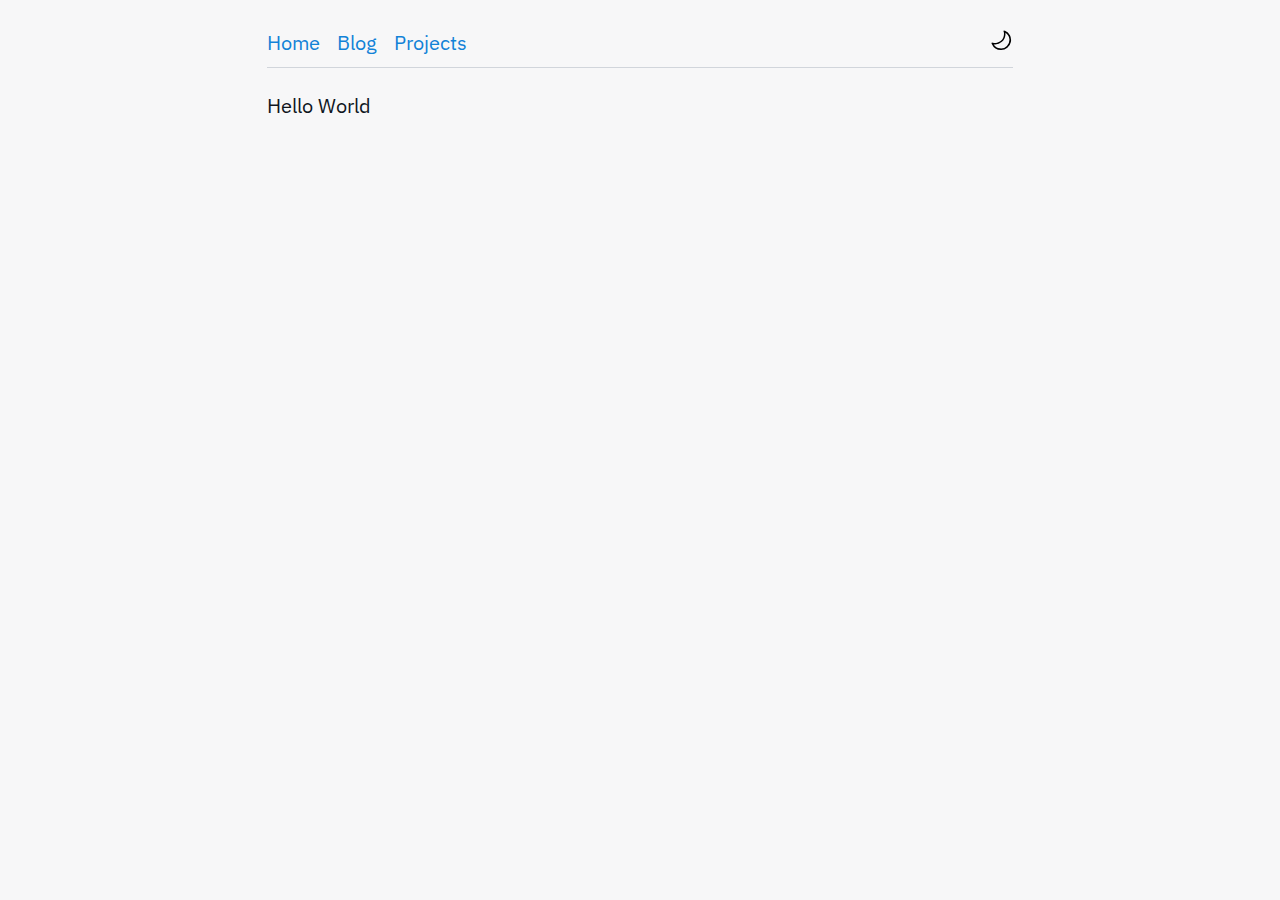
<file: blog/from-java-to-javascript/index.html>
<!DOCTYPE html>
<html lang="en" class="light astro-3NY2SHME">
  <head>
    <meta charset="utf-8">
    <title>From Java to JavaScript | El Mehdi ASSALI</title>
    <meta name="viewport" content="width=device-width, initial-scale=1">

    <link rel="preconnect" href="https://fonts.googleapis.com">
    <link rel="preconnect" href="https://fonts.gstatic.com" crossorigin>
    <link href="https://fonts.googleapis.com/css2?family=IBM+Plex+Sans&display=swap" rel="stylesheet">

    
  <link rel="stylesheet" href="/assets/from-java-to-javascript.98362d11.css" /><script type="module">const t=(()=>typeof localStorage<"u"&&localStorage.getItem("theme")?localStorage.getItem("theme"):window.matchMedia("(prefers-color-scheme: dark)").matches?"dark":"light")();t==="light"?document.documentElement.classList.remove("dark"):document.documentElement.classList.add("dark");window.localStorage.setItem("theme",t);const l=()=>{const e=document.documentElement;e.classList.toggle("dark");const o=e.classList.contains("dark");localStorage.setItem("theme",o?"dark":"light")};document.getElementById("themeToggle").addEventListener("click",l);
</script></head>
  <body class="bg-primary dark:bg-d-primary astro-3NY2SHME">
    <div class="container mx-auto h-full w-5/6 sm:w-4/5 md:w-3/4 lg:w-2/3 xl:w-7/12 astro-3NY2SHME">
      <div class="flex mt-5 mb-6 h-[48px] border-b border-b-gray-300 dark:border-b-gray-600">
  <div class="leading-[48px]">
    <a href="/" target="_self" class="text-link dark:text-d-link  hover:text-h-link dark:hover:text-d-h-link text-xl mr-3">
  Home
</a>
    <a href="/blog" target="_self" class="text-link dark:text-d-link  hover:text-h-link dark:hover:text-d-h-link text-xl mr-3">
  Blog
</a>
    <a href="/projects" target="_self" class="text-link dark:text-d-link  hover:text-h-link dark:hover:text-d-h-link text-xl">
  Projects
</a>
  </div>
  <div class="flex flex-grow flex-row-reverse">
    <div id="themeToggle" class="astro-G6OMXWY5">
  <svg width="24px" xmlns="http://www.w3.org/2000/svg" viewBox="0 0 24 24" class="cursor-pointer astro-G6OMXWY5">
    <path class="sun astro-G6OMXWY5" fill-rule="evenodd" d="M12 17.5a5.5 5.5 0 1 0 0-11 5.5 5.5 0 0 0 0 11zm0 1.5a7 7 0 1 0 0-14 7 7 0 0 0 0 14zm12-7a.8.8 0 0 1-.8.8h-2.4a.8.8 0 0 1 0-1.6h2.4a.8.8 0 0 1 .8.8zM4 12a.8.8 0 0 1-.8.8H.8a.8.8 0 0 1 0-1.6h2.5a.8.8 0 0 1 .8.8zm16.5-8.5a.8.8 0 0 1 0 1l-1.8 1.8a.8.8 0 0 1-1-1l1.7-1.8a.8.8 0 0 1 1 0zM6.3 17.7a.8.8 0 0 1 0 1l-1.7 1.8a.8.8 0 1 1-1-1l1.7-1.8a.8.8 0 0 1 1 0zM12 0a.8.8 0 0 1 .8.8v2.5a.8.8 0 0 1-1.6 0V.8A.8.8 0 0 1 12 0zm0 20a.8.8 0 0 1 .8.8v2.4a.8.8 0 0 1-1.6 0v-2.4a.8.8 0 0 1 .8-.8zM3.5 3.5a.8.8 0 0 1 1 0l1.8 1.8a.8.8 0 1 1-1 1L3.5 4.6a.8.8 0 0 1 0-1zm14.2 14.2a.8.8 0 0 1 1 0l1.8 1.7a.8.8 0 0 1-1 1l-1.8-1.7a.8.8 0 0 1 0-1z"></path>
    <path class="moon astro-G6OMXWY5" fill-rule="evenodd" d="M16.5 6A10.5 10.5 0 0 1 4.7 16.4 8.5 8.5 0 1 0 16.4 4.7l.1 1.3zm-1.7-2a9 9 0 0 1 .2 2 9 9 0 0 1-11 8.8 9.4 9.4 0 0 1-.8-.3c-.4 0-.8.3-.7.7a10 10 0 0 0 .3.8 10 10 0 0 0 9.2 6 10 10 0 0 0 4-19.2 9.7 9.7 0 0 0-.9-.3c-.3-.1-.7.3-.6.7a9 9 0 0 1 .3.8z"></path>
  </svg>
</div>




  </div>
</div>
      <span class="text-primary dark:text-d-primary text-xl">
  Hello World
</span>
    </div>
  </body></html>
</file>
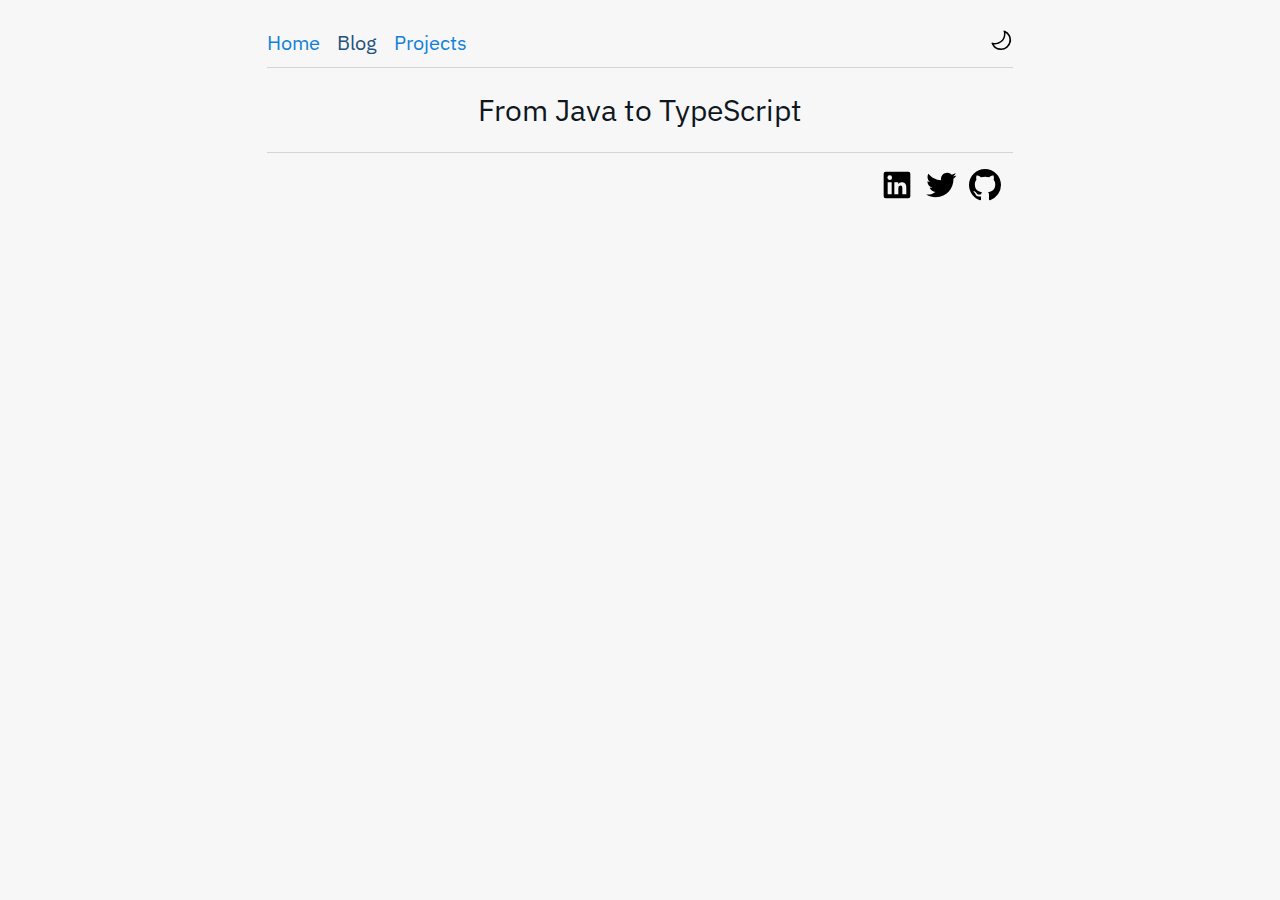
<file: blog/from-java-to-typescript/index.html>
<!DOCTYPE html>
<html lang="en" class="light astro-WZ6Z4EUS">
  <head>
    <meta charset="utf-8">
    <title>From Java to JavaScript | El Mehdi ASSALI</title>
    <meta name="viewport" content="width=device-width, initial-scale=1">

    <link rel="preconnect" href="https://fonts.googleapis.com">
    <link rel="preconnect" href="https://fonts.gstatic.com" crossorigin>
    <link href="https://fonts.googleapis.com/css2?family=IBM+Plex+Sans&display=swap" rel="stylesheet">

    

    <!-- Hotjar Tracking Code for Portfolio -->
    
  <link rel="stylesheet" href="/assets/404.dcffbd13.css" /><script type="module" src="/hoisted.91a1350f.js"></script></head>
  <body class="bg-primary dark:bg-d-primary astro-WZ6Z4EUS">
    <div class="container mx-auto h-full w-5/6 sm:w-4/5 md:w-3/4 lg:w-2/3 xl:w-7/12 astro-WZ6Z4EUS">
      <div class="flex mt-5 mb-6 h-[48px] border-b border-b-gray-300 dark:border-b-gray-600">
  <div class="leading-[48px]">
    <a href="/" target="_self" class="text-link dark:text-d-link  hover:text-h-link dark:hover:text-d-h-link text-xl mr-3">
  
      Home
    
</a>
    <a href="/blog" target="_self" class="text-h-link dark:text-d-h-link  hover:text-h-link dark:hover:text-d-h-link text-xl mr-3">
  
      Blog
    
</a>
    <a href="/projects" target="_self" class="text-link dark:text-d-link  hover:text-h-link dark:hover:text-d-h-link text-xl">
  
      Projects
    
</a>
  </div>
  <div class="flex flex-grow flex-row-reverse">
    <div id="themeToggle" class="astro-G6OMXWY5">
  <svg width="24px" xmlns="http://www.w3.org/2000/svg" viewBox="0 0 24 24" class="cursor-pointer astro-G6OMXWY5">
    <path class="sun astro-G6OMXWY5" fill-rule="evenodd" d="M12 17.5a5.5 5.5 0 1 0 0-11 5.5 5.5 0 0 0 0 11zm0 1.5a7 7 0 1 0 0-14 7 7 0 0 0 0 14zm12-7a.8.8 0 0 1-.8.8h-2.4a.8.8 0 0 1 0-1.6h2.4a.8.8 0 0 1 .8.8zM4 12a.8.8 0 0 1-.8.8H.8a.8.8 0 0 1 0-1.6h2.5a.8.8 0 0 1 .8.8zm16.5-8.5a.8.8 0 0 1 0 1l-1.8 1.8a.8.8 0 0 1-1-1l1.7-1.8a.8.8 0 0 1 1 0zM6.3 17.7a.8.8 0 0 1 0 1l-1.7 1.8a.8.8 0 1 1-1-1l1.7-1.8a.8.8 0 0 1 1 0zM12 0a.8.8 0 0 1 .8.8v2.5a.8.8 0 0 1-1.6 0V.8A.8.8 0 0 1 12 0zm0 20a.8.8 0 0 1 .8.8v2.4a.8.8 0 0 1-1.6 0v-2.4a.8.8 0 0 1 .8-.8zM3.5 3.5a.8.8 0 0 1 1 0l1.8 1.8a.8.8 0 1 1-1 1L3.5 4.6a.8.8 0 0 1 0-1zm14.2 14.2a.8.8 0 0 1 1 0l1.8 1.7a.8.8 0 0 1-1 1l-1.8-1.7a.8.8 0 0 1 0-1z"></path>
    <path class="moon astro-G6OMXWY5" fill-rule="evenodd" d="M16.5 6A10.5 10.5 0 0 1 4.7 16.4 8.5 8.5 0 1 0 16.4 4.7l.1 1.3zm-1.7-2a9 9 0 0 1 .2 2 9 9 0 0 1-11 8.8 9.4 9.4 0 0 1-.8-.3c-.4 0-.8.3-.7.7a10 10 0 0 0 .3.8 10 10 0 0 0 9.2 6 10 10 0 0 0 4-19.2 9.7 9.7 0 0 0-.9-.3c-.3-.1-.7.3-.6.7a9 9 0 0 1 .3.8z"></path>
  </svg>
</div>




  </div>
</div>
      <div class="text-center">
    <span class="text-primary dark:text-d-primary text-3xl">From Java to TypeScript</span>
  </div>
      <div class="flex flex-row-reverse pt-4 mt-6 border-t border-t-gray-300 dark:border-t-gray-600">
  

<a href="https://github.com/assalielmehdi" target="_blank" class="mr-3">
      <svg viewBox="0 0 16 16" height="32" width="32" class="fill-black dark:fill-white">
        <path d="M8 0C3.58 0 0 3.58 0 8c0 3.54 2.29 6.53 5.47 7.59.4.07.55-.17.55-.38 0-.19-.01-.82-.01-1.49-2.01.37-2.53-.49-2.69-.94-.09-.23-.48-.94-.82-1.13-.28-.15-.68-.52-.01-.53.63-.01 1.08.58 1.23.82.72 1.21 1.87.87 2.33.66.07-.52.28-.87.51-1.07-1.78-.2-3.64-.89-3.64-3.95 0-.87.31-1.59.82-2.15-.08-.2-.36-1.02.08-2.12 0 0 .67-.21 2.2.82.64-.18 1.32-.27 2-.27.68 0 1.36.09 2 .27 1.53-1.04 2.2-.82 2.2-.82.44 1.1.16 1.92.08 2.12.51.56.82 1.27.82 2.15 0 3.07-1.87 3.75-3.65 3.95.29.25.54.73.54 1.48 0 1.07-.01 1.93-.01 2.2 0 .21.15.46.55.38A8.013 8.013 0 0016 8c0-4.42-3.58-8-8-8z"></path>
      </svg>
    </a>


  



<a href="https://twitter.com/assalielmehdi" target="_blank" class="mr-3">
      <svg viewBox="0 0 24 24" height="32" width="32" class="fill-black dark:fill-white">
        <g>
          <path d="M23.643 4.937c-.835.37-1.732.62-2.675.733.962-.576 1.7-1.49 2.048-2.578-.9.534-1.897.922-2.958 1.13-.85-.904-2.06-1.47-3.4-1.47-2.572 0-4.658 2.086-4.658 4.66 0 .364.042.718.12 1.06-3.873-.195-7.304-2.05-9.602-4.868-.4.69-.63 1.49-.63 2.342 0 1.616.823 3.043 2.072 3.878-.764-.025-1.482-.234-2.11-.583v.06c0 2.257 1.605 4.14 3.737 4.568-.392.106-.803.162-1.227.162-.3 0-.593-.028-.877-.082.593 1.85 2.313 3.198 4.352 3.234-1.595 1.25-3.604 1.995-5.786 1.995-.376 0-.747-.022-1.112-.065 2.062 1.323 4.51 2.093 7.14 2.093 8.57 0 13.255-7.098 13.255-13.254 0-.2-.005-.402-.014-.602.91-.658 1.7-1.477 2.323-2.41z"></path>
        </g>
      </svg>
    </a>
  <a href="https://www.linkedin.com/in/assalielmehdi/" target="_blank" class="mr-3">
      <svg viewBox="0 0 24 24" width="32" height="32" class="fill-black dark:fill-white">
        <path d="M20.5 2h-17A1.5 1.5 0 002 3.5v17A1.5 1.5 0 003.5 22h17a1.5 1.5 0 001.5-1.5v-17A1.5 1.5 0 0020.5 2zM8 19H5v-9h3zM6.5 8.25A1.75 1.75 0 118.3 6.5a1.78 1.78 0 01-1.8 1.75zM19 19h-3v-4.74c0-1.42-.6-1.93-1.38-1.93A1.74 1.74 0 0013 14.19a.66.66 0 000 .14V19h-3v-9h2.9v1.3a3.11 3.11 0 012.7-1.4c1.55 0 3.36.86 3.36 3.66z"></path>
      </svg>
    </a>




</div>
    </div>
  </body></html>
</file>
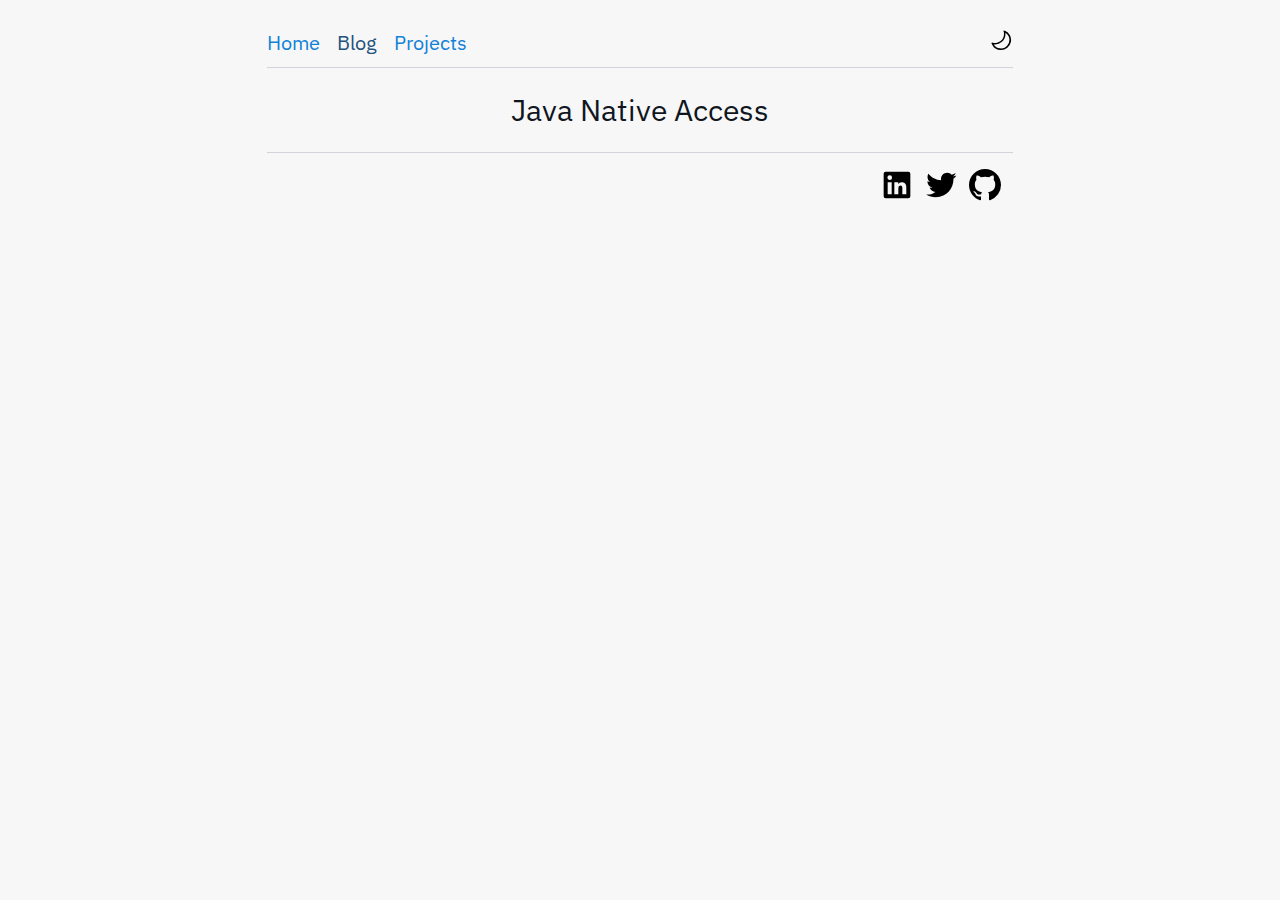
<file: blog/java-native-access/index.html>
<!DOCTYPE html>
<html lang="en" class="light astro-DK5UPNFL">
  <head>
    <meta charset="utf-8">
    <title>Java Native Access | El Mehdi ASSALI</title>
    <meta name="viewport" content="width=device-width, initial-scale=1">

    <link rel="preconnect" href="https://fonts.googleapis.com">
    <link rel="preconnect" href="https://fonts.gstatic.com" crossorigin>
    <link href="https://fonts.googleapis.com/css2?family=IBM+Plex+Sans&display=swap" rel="stylesheet">

    
  <link rel="stylesheet" href="/assets/404.7d5aaadb.css" /><script type="module" src="/hoisted.dbc9b3ab.js"></script></head>
  <body class="bg-primary dark:bg-d-primary astro-DK5UPNFL">
    <div class="container mx-auto h-full w-5/6 sm:w-4/5 md:w-3/4 lg:w-2/3 xl:w-7/12 astro-DK5UPNFL">
      <div class="flex mt-5 mb-6 h-[48px] border-b border-b-gray-300 dark:border-b-gray-600">
  <div class="leading-[48px]">
    <a href="/" target="_self" class="text-link dark:text-d-link  hover:text-h-link dark:hover:text-d-h-link text-xl mr-3">
  
      Home
    
</a>
    <a href="/blog" target="_self" class="text-h-link dark:text-d-h-link  hover:text-h-link dark:hover:text-d-h-link text-xl mr-3">
  
      Blog
    
</a>
    <a href="/projects" target="_self" class="text-link dark:text-d-link  hover:text-h-link dark:hover:text-d-h-link text-xl">
  
      Projects
    
</a>
  </div>
  <div class="flex flex-grow flex-row-reverse">
    <div id="themeToggle" class="astro-G6OMXWY5">
  <svg width="24px" xmlns="http://www.w3.org/2000/svg" viewBox="0 0 24 24" class="cursor-pointer astro-G6OMXWY5">
    <path class="sun astro-G6OMXWY5" fill-rule="evenodd" d="M12 17.5a5.5 5.5 0 1 0 0-11 5.5 5.5 0 0 0 0 11zm0 1.5a7 7 0 1 0 0-14 7 7 0 0 0 0 14zm12-7a.8.8 0 0 1-.8.8h-2.4a.8.8 0 0 1 0-1.6h2.4a.8.8 0 0 1 .8.8zM4 12a.8.8 0 0 1-.8.8H.8a.8.8 0 0 1 0-1.6h2.5a.8.8 0 0 1 .8.8zm16.5-8.5a.8.8 0 0 1 0 1l-1.8 1.8a.8.8 0 0 1-1-1l1.7-1.8a.8.8 0 0 1 1 0zM6.3 17.7a.8.8 0 0 1 0 1l-1.7 1.8a.8.8 0 1 1-1-1l1.7-1.8a.8.8 0 0 1 1 0zM12 0a.8.8 0 0 1 .8.8v2.5a.8.8 0 0 1-1.6 0V.8A.8.8 0 0 1 12 0zm0 20a.8.8 0 0 1 .8.8v2.4a.8.8 0 0 1-1.6 0v-2.4a.8.8 0 0 1 .8-.8zM3.5 3.5a.8.8 0 0 1 1 0l1.8 1.8a.8.8 0 1 1-1 1L3.5 4.6a.8.8 0 0 1 0-1zm14.2 14.2a.8.8 0 0 1 1 0l1.8 1.7a.8.8 0 0 1-1 1l-1.8-1.7a.8.8 0 0 1 0-1z"></path>
    <path class="moon astro-G6OMXWY5" fill-rule="evenodd" d="M16.5 6A10.5 10.5 0 0 1 4.7 16.4 8.5 8.5 0 1 0 16.4 4.7l.1 1.3zm-1.7-2a9 9 0 0 1 .2 2 9 9 0 0 1-11 8.8 9.4 9.4 0 0 1-.8-.3c-.4 0-.8.3-.7.7a10 10 0 0 0 .3.8 10 10 0 0 0 9.2 6 10 10 0 0 0 4-19.2 9.7 9.7 0 0 0-.9-.3c-.3-.1-.7.3-.6.7a9 9 0 0 1 .3.8z"></path>
  </svg>
</div>




  </div>
</div>
      <div class="text-center">
    <span class="text-primary dark:text-d-primary text-3xl">
      Java Native Access
    </span>
  </div>
      <div class="flex flex-row-reverse pt-4 mt-6 border-t border-t-gray-300 dark:border-t-gray-600">
  

<a href="https://github.com/assalielmehdi" target="_blank" class="mr-3">
      <svg viewBox="0 0 16 16" height="32" width="32" class="fill-black dark:fill-white">
        <path d="M8 0C3.58 0 0 3.58 0 8c0 3.54 2.29 6.53 5.47 7.59.4.07.55-.17.55-.38 0-.19-.01-.82-.01-1.49-2.01.37-2.53-.49-2.69-.94-.09-.23-.48-.94-.82-1.13-.28-.15-.68-.52-.01-.53.63-.01 1.08.58 1.23.82.72 1.21 1.87.87 2.33.66.07-.52.28-.87.51-1.07-1.78-.2-3.64-.89-3.64-3.95 0-.87.31-1.59.82-2.15-.08-.2-.36-1.02.08-2.12 0 0 .67-.21 2.2.82.64-.18 1.32-.27 2-.27.68 0 1.36.09 2 .27 1.53-1.04 2.2-.82 2.2-.82.44 1.1.16 1.92.08 2.12.51.56.82 1.27.82 2.15 0 3.07-1.87 3.75-3.65 3.95.29.25.54.73.54 1.48 0 1.07-.01 1.93-.01 2.2 0 .21.15.46.55.38A8.013 8.013 0 0016 8c0-4.42-3.58-8-8-8z"></path>
      </svg>
    </a>


  



<a href="https://twitter.com/assalielmehdi" target="_blank" class="mr-3">
      <svg viewBox="0 0 24 24" height="32" width="32" class="fill-black dark:fill-white">
        <g>
          <path d="M23.643 4.937c-.835.37-1.732.62-2.675.733.962-.576 1.7-1.49 2.048-2.578-.9.534-1.897.922-2.958 1.13-.85-.904-2.06-1.47-3.4-1.47-2.572 0-4.658 2.086-4.658 4.66 0 .364.042.718.12 1.06-3.873-.195-7.304-2.05-9.602-4.868-.4.69-.63 1.49-.63 2.342 0 1.616.823 3.043 2.072 3.878-.764-.025-1.482-.234-2.11-.583v.06c0 2.257 1.605 4.14 3.737 4.568-.392.106-.803.162-1.227.162-.3 0-.593-.028-.877-.082.593 1.85 2.313 3.198 4.352 3.234-1.595 1.25-3.604 1.995-5.786 1.995-.376 0-.747-.022-1.112-.065 2.062 1.323 4.51 2.093 7.14 2.093 8.57 0 13.255-7.098 13.255-13.254 0-.2-.005-.402-.014-.602.91-.658 1.7-1.477 2.323-2.41z"></path>
        </g>
      </svg>
    </a>
  <a href="https://www.linkedin.com/in/assalielmehdi/" target="_blank" class="mr-3">
      <svg viewBox="0 0 24 24" width="32" height="32" class="fill-black dark:fill-white">
        <path d="M20.5 2h-17A1.5 1.5 0 002 3.5v17A1.5 1.5 0 003.5 22h17a1.5 1.5 0 001.5-1.5v-17A1.5 1.5 0 0020.5 2zM8 19H5v-9h3zM6.5 8.25A1.75 1.75 0 118.3 6.5a1.78 1.78 0 01-1.8 1.75zM19 19h-3v-4.74c0-1.42-.6-1.93-1.38-1.93A1.74 1.74 0 0013 14.19a.66.66 0 000 .14V19h-3v-9h2.9v1.3a3.11 3.11 0 012.7-1.4c1.55 0 3.36.86 3.36 3.66z"></path>
      </svg>
    </a>




</div>
    </div>
  </body></html>
</file>
<file: assets/404.7d5aaadb.css>
*,:before,:after{box-sizing:border-box;border-width:0;border-style:solid;border-color:#e5e7eb}:before,:after{--tw-content: ""}html{line-height:1.5;-webkit-text-size-adjust:100%;-moz-tab-size:4;-o-tab-size:4;tab-size:4;font-family:ui-sans-serif,system-ui,-apple-system,BlinkMacSystemFont,Segoe UI,Roboto,Helvetica Neue,Arial,Noto Sans,sans-serif,"Apple Color Emoji","Segoe UI Emoji",Segoe UI Symbol,"Noto Color Emoji";font-feature-settings:normal}body{margin:0;line-height:inherit}hr{height:0;color:inherit;border-top-width:1px}abbr:where([title]){-webkit-text-decoration:underline dotted;text-decoration:underline dotted}h1,h2,h3,h4,h5,h6{font-size:inherit;font-weight:inherit}a{color:inherit;text-decoration:inherit}b,strong{font-weight:bolder}code,kbd,samp,pre{font-family:ui-monospace,SFMono-Regular,Menlo,Monaco,Consolas,Liberation Mono,Courier New,monospace;font-size:1em}small{font-size:80%}sub,sup{font-size:75%;line-height:0;position:relative;vertical-align:baseline}sub{bottom:-.25em}sup{top:-.5em}table{text-indent:0;border-color:inherit;border-collapse:collapse}button,input,optgroup,select,textarea{font-family:inherit;font-size:100%;font-weight:inherit;line-height:inherit;color:inherit;margin:0;padding:0}button,select{text-transform:none}button,[type=button],[type=reset],[type=submit]{-webkit-appearance:button;background-color:transparent;background-image:none}:-moz-focusring{outline:auto}:-moz-ui-invalid{box-shadow:none}progress{vertical-align:baseline}::-webkit-inner-spin-button,::-webkit-outer-spin-button{height:auto}[type=search]{-webkit-appearance:textfield;outline-offset:-2px}::-webkit-search-decoration{-webkit-appearance:none}::-webkit-file-upload-button{-webkit-appearance:button;font:inherit}summary{display:list-item}blockquote,dl,dd,h1,h2,h3,h4,h5,h6,hr,figure,p,pre{margin:0}fieldset{margin:0;padding:0}legend{padding:0}ol,ul,menu{list-style:none;margin:0;padding:0}textarea{resize:vertical}input::-moz-placeholder,textarea::-moz-placeholder{opacity:1;color:#9ca3af}input::placeholder,textarea::placeholder{opacity:1;color:#9ca3af}button,[role=button]{cursor:pointer}:disabled{cursor:default}img,svg,video,canvas,audio,iframe,embed,object{display:block;vertical-align:middle}img,video{max-width:100%;height:auto}[hidden]{display:none}*,:before,:after{--tw-border-spacing-x: 0;--tw-border-spacing-y: 0;--tw-translate-x: 0;--tw-translate-y: 0;--tw-rotate: 0;--tw-skew-x: 0;--tw-skew-y: 0;--tw-scale-x: 1;--tw-scale-y: 1;--tw-pan-x: ;--tw-pan-y: ;--tw-pinch-zoom: ;--tw-scroll-snap-strictness: proximity;--tw-ordinal: ;--tw-slashed-zero: ;--tw-numeric-figure: ;--tw-numeric-spacing: ;--tw-numeric-fraction: ;--tw-ring-inset: ;--tw-ring-offset-width: 0px;--tw-ring-offset-color: #fff;--tw-ring-color: rgb(59 130 246 / .5);--tw-ring-offset-shadow: 0 0 #0000;--tw-ring-shadow: 0 0 #0000;--tw-shadow: 0 0 #0000;--tw-shadow-colored: 0 0 #0000;--tw-blur: ;--tw-brightness: ;--tw-contrast: ;--tw-grayscale: ;--tw-hue-rotate: ;--tw-invert: ;--tw-saturate: ;--tw-sepia: ;--tw-drop-shadow: ;--tw-backdrop-blur: ;--tw-backdrop-brightness: ;--tw-backdrop-contrast: ;--tw-backdrop-grayscale: ;--tw-backdrop-hue-rotate: ;--tw-backdrop-invert: ;--tw-backdrop-opacity: ;--tw-backdrop-saturate: ;--tw-backdrop-sepia: }::backdrop{--tw-border-spacing-x: 0;--tw-border-spacing-y: 0;--tw-translate-x: 0;--tw-translate-y: 0;--tw-rotate: 0;--tw-skew-x: 0;--tw-skew-y: 0;--tw-scale-x: 1;--tw-scale-y: 1;--tw-pan-x: ;--tw-pan-y: ;--tw-pinch-zoom: ;--tw-scroll-snap-strictness: proximity;--tw-ordinal: ;--tw-slashed-zero: ;--tw-numeric-figure: ;--tw-numeric-spacing: ;--tw-numeric-fraction: ;--tw-ring-inset: ;--tw-ring-offset-width: 0px;--tw-ring-offset-color: #fff;--tw-ring-color: rgb(59 130 246 / .5);--tw-ring-offset-shadow: 0 0 #0000;--tw-ring-shadow: 0 0 #0000;--tw-shadow: 0 0 #0000;--tw-shadow-colored: 0 0 #0000;--tw-blur: ;--tw-brightness: ;--tw-contrast: ;--tw-grayscale: ;--tw-hue-rotate: ;--tw-invert: ;--tw-saturate: ;--tw-sepia: ;--tw-drop-shadow: ;--tw-backdrop-blur: ;--tw-backdrop-brightness: ;--tw-backdrop-contrast: ;--tw-backdrop-grayscale: ;--tw-backdrop-hue-rotate: ;--tw-backdrop-invert: ;--tw-backdrop-opacity: ;--tw-backdrop-saturate: ;--tw-backdrop-sepia: }.container{width:100%}@media (min-width: 640px){.container{max-width:640px}}@media (min-width: 768px){.container{max-width:768px}}@media (min-width: 1024px){.container{max-width:1024px}}@media (min-width: 1280px){.container{max-width:1280px}}@media (min-width: 1536px){.container{max-width:1536px}}.mx-auto{margin-left:auto;margin-right:auto}.mb-2{margin-bottom:.5rem}.mb-1{margin-bottom:.25rem}.mt-1{margin-top:.25rem}.mt-1\.5{margin-top:.375rem}.mb-4{margin-bottom:1rem}.ml-2{margin-left:.5rem}.mt-6{margin-top:1.5rem}.mr-3{margin-right:.75rem}.mt-5{margin-top:1.25rem}.mb-6{margin-bottom:1.5rem}.mt-3{margin-top:.75rem}.mr-1{margin-right:.25rem}.mb-5{margin-bottom:1.25rem}.mb-3{margin-bottom:.75rem}.flex{display:flex}.grid{display:grid}.hidden{display:none}.h-\[48px\]{height:48px}.h-fit{height:-moz-fit-content;height:fit-content}.h-10{height:2.5rem}.h-full{height:100%}.w-28{width:7rem}.w-full{width:100%}.w-9{width:2.25rem}.w-5\/6{width:83.333333%}.min-w-\[90px\]{min-width:90px}.min-w-\[88px\]{min-width:88px}.min-w-0{min-width:0px}.flex-grow{flex-grow:1}.cursor-pointer{cursor:pointer}.grid-cols-1{grid-template-columns:repeat(1,minmax(0,1fr))}.flex-row-reverse{flex-direction:row-reverse}.flex-col{flex-direction:column}.items-center{align-items:center}.justify-center{justify-content:center}.gap-2{gap:.5rem}.rounded-none{border-radius:0}.border-t{border-top-width:1px}.border-b{border-bottom-width:1px}.border-t-gray-300{--tw-border-opacity: 1;border-top-color:rgb(209 213 219 / var(--tw-border-opacity))}.border-b-gray-300{--tw-border-opacity: 1;border-bottom-color:rgb(209 213 219 / var(--tw-border-opacity))}.bg-secondary{--tw-bg-opacity: 1;background-color:rgb(255 255 255 / var(--tw-bg-opacity))}.bg-red-400{--tw-bg-opacity: 1;background-color:rgb(248 113 113 / var(--tw-bg-opacity))}.bg-green-500{--tw-bg-opacity: 1;background-color:rgb(34 197 94 / var(--tw-bg-opacity))}.bg-tag{--tw-bg-opacity: 1;background-color:rgb(22 106 209 / var(--tw-bg-opacity))}.bg-primary{--tw-bg-opacity: 1;background-color:rgb(247 247 248 / var(--tw-bg-opacity))}.fill-black{fill:#000}.stroke-black{stroke:#000}.p-2{padding:.5rem}.p-3{padding:.75rem}.p-0\.5{padding:.125rem}.p-0{padding:0}.px-1{padding-left:.25rem;padding-right:.25rem}.pl-4{padding-left:1rem}.pt-4{padding-top:1rem}.pl-3{padding-left:.75rem}.text-center{text-align:center}.text-end{text-align:end}.text-4xl{font-size:2.25rem;line-height:2.5rem}.text-sm{font-size:.875rem;line-height:1.25rem}.text-2xl{font-size:1.5rem;line-height:2rem}.text-xs{font-size:.75rem;line-height:1rem}.text-xl{font-size:1.25rem;line-height:1.75rem}.text-3xl{font-size:1.875rem;line-height:2.25rem}.font-bold{font-weight:700}.leading-\[36px\]{line-height:36px}.leading-\[48px\]{line-height:48px}.text-h-link{--tw-text-opacity: 1;color:rgb(35 82 124 / var(--tw-text-opacity))}.text-link{--tw-text-opacity: 1;color:rgb(18 130 215 / var(--tw-text-opacity))}.text-white,.text-tag{--tw-text-opacity: 1;color:rgb(255 255 255 / var(--tw-text-opacity))}.text-primary,.text-secondary{--tw-text-opacity: 1;color:rgb(15 22 30 / var(--tw-text-opacity))}.text-inherit{color:inherit}.outline-none{outline:2px solid transparent;outline-offset:2px}.filter{filter:var(--tw-blur) var(--tw-brightness) var(--tw-contrast) var(--tw-grayscale) var(--tw-hue-rotate) var(--tw-invert) var(--tw-saturate) var(--tw-sepia) var(--tw-drop-shadow)}.hover\:text-h-link:hover{--tw-text-opacity: 1;color:rgb(35 82 124 / var(--tw-text-opacity))}.dark .dark\:border-t-gray-600{--tw-border-opacity: 1;border-top-color:rgb(75 85 99 / var(--tw-border-opacity))}.dark .dark\:border-b-gray-600{--tw-border-opacity: 1;border-bottom-color:rgb(75 85 99 / var(--tw-border-opacity))}.dark .dark\:bg-d-secondary{--tw-bg-opacity: 1;background-color:rgb(14 22 27 / var(--tw-bg-opacity))}.dark .dark\:bg-red-300{--tw-bg-opacity: 1;background-color:rgb(252 165 165 / var(--tw-bg-opacity))}.dark .dark\:bg-green-200{--tw-bg-opacity: 1;background-color:rgb(187 247 208 / var(--tw-bg-opacity))}.dark .dark\:bg-d-tag{--tw-bg-opacity: 1;background-color:rgb(22 106 209 / var(--tw-bg-opacity))}.dark .dark\:bg-d-primary{--tw-bg-opacity: 1;background-color:rgb(3 31 48 / var(--tw-bg-opacity))}.dark .dark\:fill-white{fill:#fff}.dark .dark\:stroke-white{stroke:#fff}.dark .dark\:text-d-h-link{color:#9cd4f7b3}.dark .dark\:text-d-link{--tw-text-opacity: 1;color:rgb(156 212 247 / var(--tw-text-opacity))}.dark .dark\:text-red-900{--tw-text-opacity: 1;color:rgb(127 29 29 / var(--tw-text-opacity))}.dark .dark\:text-green-900{--tw-text-opacity: 1;color:rgb(20 83 45 / var(--tw-text-opacity))}.dark .dark\:text-d-tag,.dark .dark\:text-d-primary{--tw-text-opacity: 1;color:rgb(255 255 255 / var(--tw-text-opacity))}.dark .dark\:text-d-secondary{--tw-text-opacity: 1;color:rgb(208 208 208 / var(--tw-text-opacity))}.dark .dark\:text-inherit{color:inherit}.dark .dark\:hover\:text-d-h-link:hover{color:#9cd4f7b3}@media (min-width: 640px){.sm\:w-4\/5{width:80%}}@media (min-width: 768px){.md\:w-3\/4{width:75%}}@media (min-width: 1024px){.lg\:w-2\/3{width:66.666667%}.lg\:grid-cols-2{grid-template-columns:repeat(2,minmax(0,1fr))}}@media (min-width: 1280px){.xl\:block{display:block}.xl\:flex{display:flex}.xl\:hidden{display:none}.xl\:w-7\/12{width:58.333333%}}@media (min-width: 1536px){.\32xl\:grid-cols-3{grid-template-columns:repeat(3,minmax(0,1fr))}}#themeToggle:where(.astro-G6OMXWY5){margin-top:8px}.sun:where(.astro-G6OMXWY5){fill:transparent}.moon:where(.astro-G6OMXWY5){fill:#000}.dark .sun:where(.astro-G6OMXWY5){fill:#fff}.dark .moon:where(.astro-G6OMXWY5){fill:transparent}:where(.astro-DK5UPNFL),:before:where(.astro-DK5UPNFL),:after:where(.astro-DK5UPNFL){box-sizing:border-box;border-width:0;border-style:solid;border-color:#e5e7eb}:before:where(.astro-DK5UPNFL),:after:where(.astro-DK5UPNFL){--tw-content: ""}html{line-height:1.5;-webkit-text-size-adjust:100%;-moz-tab-size:4;-o-tab-size:4;tab-size:4;font-family:ui-sans-serif,system-ui,-apple-system,BlinkMacSystemFont,Segoe UI,Roboto,Helvetica Neue,Arial,Noto Sans,sans-serif,"Apple Color Emoji","Segoe UI Emoji",Segoe UI Symbol,"Noto Color Emoji";font-feature-settings:normal}body{margin:0;line-height:inherit}hr:where(.astro-DK5UPNFL){height:0;color:inherit;border-top-width:1px}abbr:where(.astro-DK5UPNFL):where([title]){-webkit-text-decoration:underline dotted;text-decoration:underline dotted}h1:where(.astro-DK5UPNFL),h2:where(.astro-DK5UPNFL),h3:where(.astro-DK5UPNFL),h4:where(.astro-DK5UPNFL),h5:where(.astro-DK5UPNFL),h6:where(.astro-DK5UPNFL){font-size:inherit;font-weight:inherit}a:where(.astro-DK5UPNFL){color:inherit;text-decoration:inherit}b:where(.astro-DK5UPNFL),strong:where(.astro-DK5UPNFL){font-weight:bolder}code:where(.astro-DK5UPNFL),kbd:where(.astro-DK5UPNFL),samp:where(.astro-DK5UPNFL),pre:where(.astro-DK5UPNFL){font-family:ui-monospace,SFMono-Regular,Menlo,Monaco,Consolas,Liberation Mono,Courier New,monospace;font-size:1em}small:where(.astro-DK5UPNFL){font-size:80%}sub:where(.astro-DK5UPNFL),sup:where(.astro-DK5UPNFL){font-size:75%;line-height:0;position:relative;vertical-align:baseline}sub:where(.astro-DK5UPNFL){bottom:-.25em}sup:where(.astro-DK5UPNFL){top:-.5em}table:where(.astro-DK5UPNFL){text-indent:0;border-color:inherit;border-collapse:collapse}button:where(.astro-DK5UPNFL),input:where(.astro-DK5UPNFL),optgroup:where(.astro-DK5UPNFL),select:where(.astro-DK5UPNFL),textarea:where(.astro-DK5UPNFL){font-family:inherit;font-size:100%;font-weight:inherit;line-height:inherit;color:inherit;margin:0;padding:0}button:where(.astro-DK5UPNFL),select:where(.astro-DK5UPNFL){text-transform:none}button:where(.astro-DK5UPNFL),:where(.astro-DK5UPNFL)[type=button],:where(.astro-DK5UPNFL)[type=reset],:where(.astro-DK5UPNFL)[type=submit]{-webkit-appearance:button;background-color:transparent;background-image:none}:-moz-focusring:where(.astro-DK5UPNFL){outline:auto}:-moz-ui-invalid:where(.astro-DK5UPNFL){box-shadow:none}progress:where(.astro-DK5UPNFL){vertical-align:baseline}::-webkit-inner-spin-button:where(.astro-DK5UPNFL),::-webkit-outer-spin-button:where(.astro-DK5UPNFL){height:auto}:where(.astro-DK5UPNFL)[type=search]{-webkit-appearance:textfield;outline-offset:-2px}::-webkit-search-decoration:where(.astro-DK5UPNFL){-webkit-appearance:none}::-webkit-file-upload-button:where(.astro-DK5UPNFL){-webkit-appearance:button;font:inherit}summary:where(.astro-DK5UPNFL){display:list-item}blockquote:where(.astro-DK5UPNFL),dl:where(.astro-DK5UPNFL),dd:where(.astro-DK5UPNFL),h1:where(.astro-DK5UPNFL),h2:where(.astro-DK5UPNFL),h3:where(.astro-DK5UPNFL),h4:where(.astro-DK5UPNFL),h5:where(.astro-DK5UPNFL),h6:where(.astro-DK5UPNFL),hr:where(.astro-DK5UPNFL),figure:where(.astro-DK5UPNFL),p:where(.astro-DK5UPNFL),pre:where(.astro-DK5UPNFL){margin:0}fieldset:where(.astro-DK5UPNFL){margin:0;padding:0}legend:where(.astro-DK5UPNFL){padding:0}ol:where(.astro-DK5UPNFL),ul:where(.astro-DK5UPNFL),menu:where(.astro-DK5UPNFL){list-style:none;margin:0;padding:0}textarea:where(.astro-DK5UPNFL){resize:vertical}input:where(.astro-DK5UPNFL)::-moz-placeholder,textarea:where(.astro-DK5UPNFL)::-moz-placeholder{opacity:1;color:#9ca3af}input:where(.astro-DK5UPNFL)::placeholder,textarea:where(.astro-DK5UPNFL)::placeholder{opacity:1;color:#9ca3af}button:where(.astro-DK5UPNFL),:where(.astro-DK5UPNFL)[role=button]{cursor:pointer}:disabled:where(.astro-DK5UPNFL){cursor:default}img:where(.astro-DK5UPNFL),svg:where(.astro-DK5UPNFL),video:where(.astro-DK5UPNFL),canvas:where(.astro-DK5UPNFL),audio:where(.astro-DK5UPNFL),iframe:where(.astro-DK5UPNFL),embed:where(.astro-DK5UPNFL),object:where(.astro-DK5UPNFL){display:block;vertical-align:middle}img:where(.astro-DK5UPNFL),video:where(.astro-DK5UPNFL){max-width:100%;height:auto}:where(.astro-DK5UPNFL)[hidden]{display:none}:where(.astro-DK5UPNFL),:before:where(.astro-DK5UPNFL),:after:where(.astro-DK5UPNFL){--tw-border-spacing-x: 0;--tw-border-spacing-y: 0;--tw-translate-x: 0;--tw-translate-y: 0;--tw-rotate: 0;--tw-skew-x: 0;--tw-skew-y: 0;--tw-scale-x: 1;--tw-scale-y: 1;--tw-pan-x: ;--tw-pan-y: ;--tw-pinch-zoom: ;--tw-scroll-snap-strictness: proximity;--tw-ordinal: ;--tw-slashed-zero: ;--tw-numeric-figure: ;--tw-numeric-spacing: ;--tw-numeric-fraction: ;--tw-ring-inset: ;--tw-ring-offset-width: 0px;--tw-ring-offset-color: #fff;--tw-ring-color: rgb(59 130 246 / .5);--tw-ring-offset-shadow: 0 0 #0000;--tw-ring-shadow: 0 0 #0000;--tw-shadow: 0 0 #0000;--tw-shadow-colored: 0 0 #0000;--tw-blur: ;--tw-brightness: ;--tw-contrast: ;--tw-grayscale: ;--tw-hue-rotate: ;--tw-invert: ;--tw-saturate: ;--tw-sepia: ;--tw-drop-shadow: ;--tw-backdrop-blur: ;--tw-backdrop-brightness: ;--tw-backdrop-contrast: ;--tw-backdrop-grayscale: ;--tw-backdrop-hue-rotate: ;--tw-backdrop-invert: ;--tw-backdrop-opacity: ;--tw-backdrop-saturate: ;--tw-backdrop-sepia: }::backdrop:where(.astro-DK5UPNFL){--tw-border-spacing-x: 0;--tw-border-spacing-y: 0;--tw-translate-x: 0;--tw-translate-y: 0;--tw-rotate: 0;--tw-skew-x: 0;--tw-skew-y: 0;--tw-scale-x: 1;--tw-scale-y: 1;--tw-pan-x: ;--tw-pan-y: ;--tw-pinch-zoom: ;--tw-scroll-snap-strictness: proximity;--tw-ordinal: ;--tw-slashed-zero: ;--tw-numeric-figure: ;--tw-numeric-spacing: ;--tw-numeric-fraction: ;--tw-ring-inset: ;--tw-ring-offset-width: 0px;--tw-ring-offset-color: #fff;--tw-ring-color: rgb(59 130 246 / .5);--tw-ring-offset-shadow: 0 0 #0000;--tw-ring-shadow: 0 0 #0000;--tw-shadow: 0 0 #0000;--tw-shadow-colored: 0 0 #0000;--tw-blur: ;--tw-brightness: ;--tw-contrast: ;--tw-grayscale: ;--tw-hue-rotate: ;--tw-invert: ;--tw-saturate: ;--tw-sepia: ;--tw-drop-shadow: ;--tw-backdrop-blur: ;--tw-backdrop-brightness: ;--tw-backdrop-contrast: ;--tw-backdrop-grayscale: ;--tw-backdrop-hue-rotate: ;--tw-backdrop-invert: ;--tw-backdrop-opacity: ;--tw-backdrop-saturate: ;--tw-backdrop-sepia: }.container:where(.astro-DK5UPNFL){width:100%}@media (min-width: 640px){.container:where(.astro-DK5UPNFL){max-width:640px}}@media (min-width: 768px){.container:where(.astro-DK5UPNFL){max-width:768px}}@media (min-width: 1024px){.container:where(.astro-DK5UPNFL){max-width:1024px}}@media (min-width: 1280px){.container:where(.astro-DK5UPNFL){max-width:1280px}}@media (min-width: 1536px){.container:where(.astro-DK5UPNFL){max-width:1536px}}.mx-auto:where(.astro-DK5UPNFL){margin-left:auto;margin-right:auto}.mb-2:where(.astro-DK5UPNFL){margin-bottom:.5rem}.mb-1:where(.astro-DK5UPNFL){margin-bottom:.25rem}.mt-1:where(.astro-DK5UPNFL){margin-top:.25rem}.mt-1\.5:where(.astro-DK5UPNFL){margin-top:.375rem}.mb-4:where(.astro-DK5UPNFL){margin-bottom:1rem}.ml-2:where(.astro-DK5UPNFL){margin-left:.5rem}.mt-6:where(.astro-DK5UPNFL){margin-top:1.5rem}.mr-3:where(.astro-DK5UPNFL){margin-right:.75rem}.mt-5:where(.astro-DK5UPNFL){margin-top:1.25rem}.mb-6:where(.astro-DK5UPNFL){margin-bottom:1.5rem}.mt-3:where(.astro-DK5UPNFL){margin-top:.75rem}.mr-1:where(.astro-DK5UPNFL){margin-right:.25rem}.mb-5:where(.astro-DK5UPNFL){margin-bottom:1.25rem}.mb-3:where(.astro-DK5UPNFL){margin-bottom:.75rem}.flex:where(.astro-DK5UPNFL){display:flex}.grid:where(.astro-DK5UPNFL){display:grid}.hidden:where(.astro-DK5UPNFL){display:none}.h-\[48px\]:where(.astro-DK5UPNFL){height:48px}.h-fit:where(.astro-DK5UPNFL){height:-moz-fit-content;height:fit-content}.h-10:where(.astro-DK5UPNFL){height:2.5rem}.h-full:where(.astro-DK5UPNFL){height:100%}.w-28:where(.astro-DK5UPNFL){width:7rem}.w-full:where(.astro-DK5UPNFL){width:100%}.w-9:where(.astro-DK5UPNFL){width:2.25rem}.w-5\/6:where(.astro-DK5UPNFL){width:83.333333%}.min-w-\[90px\]:where(.astro-DK5UPNFL){min-width:90px}.min-w-\[88px\]:where(.astro-DK5UPNFL){min-width:88px}.min-w-0:where(.astro-DK5UPNFL){min-width:0px}.flex-grow:where(.astro-DK5UPNFL){flex-grow:1}.cursor-pointer:where(.astro-DK5UPNFL){cursor:pointer}.grid-cols-1:where(.astro-DK5UPNFL){grid-template-columns:repeat(1,minmax(0,1fr))}.flex-row-reverse:where(.astro-DK5UPNFL){flex-direction:row-reverse}.flex-col:where(.astro-DK5UPNFL){flex-direction:column}.items-center:where(.astro-DK5UPNFL){align-items:center}.justify-center:where(.astro-DK5UPNFL){justify-content:center}.gap-2:where(.astro-DK5UPNFL){gap:.5rem}.rounded-none:where(.astro-DK5UPNFL){border-radius:0}.border-t:where(.astro-DK5UPNFL){border-top-width:1px}.border-b:where(.astro-DK5UPNFL){border-bottom-width:1px}.border-t-gray-300:where(.astro-DK5UPNFL){--tw-border-opacity: 1;border-top-color:rgb(209 213 219 / var(--tw-border-opacity))}.border-b-gray-300:where(.astro-DK5UPNFL){--tw-border-opacity: 1;border-bottom-color:rgb(209 213 219 / var(--tw-border-opacity))}.bg-secondary:where(.astro-DK5UPNFL){--tw-bg-opacity: 1;background-color:rgb(255 255 255 / var(--tw-bg-opacity))}.bg-red-400:where(.astro-DK5UPNFL){--tw-bg-opacity: 1;background-color:rgb(248 113 113 / var(--tw-bg-opacity))}.bg-green-500:where(.astro-DK5UPNFL){--tw-bg-opacity: 1;background-color:rgb(34 197 94 / var(--tw-bg-opacity))}.bg-tag:where(.astro-DK5UPNFL){--tw-bg-opacity: 1;background-color:rgb(22 106 209 / var(--tw-bg-opacity))}.bg-primary:where(.astro-DK5UPNFL){--tw-bg-opacity: 1;background-color:rgb(247 247 248 / var(--tw-bg-opacity))}.fill-black:where(.astro-DK5UPNFL){fill:#000}.stroke-black:where(.astro-DK5UPNFL){stroke:#000}.p-2:where(.astro-DK5UPNFL){padding:.5rem}.p-3:where(.astro-DK5UPNFL){padding:.75rem}.p-0\.5:where(.astro-DK5UPNFL){padding:.125rem}.p-0:where(.astro-DK5UPNFL){padding:0}.px-1:where(.astro-DK5UPNFL){padding-left:.25rem;padding-right:.25rem}.pl-4:where(.astro-DK5UPNFL){padding-left:1rem}.pt-4:where(.astro-DK5UPNFL){padding-top:1rem}.pl-3:where(.astro-DK5UPNFL){padding-left:.75rem}.text-center:where(.astro-DK5UPNFL){text-align:center}.text-end:where(.astro-DK5UPNFL){text-align:end}.text-4xl:where(.astro-DK5UPNFL){font-size:2.25rem;line-height:2.5rem}.text-sm:where(.astro-DK5UPNFL){font-size:.875rem;line-height:1.25rem}.text-2xl:where(.astro-DK5UPNFL){font-size:1.5rem;line-height:2rem}.text-xs:where(.astro-DK5UPNFL){font-size:.75rem;line-height:1rem}.text-xl:where(.astro-DK5UPNFL){font-size:1.25rem;line-height:1.75rem}.text-3xl:where(.astro-DK5UPNFL){font-size:1.875rem;line-height:2.25rem}.font-bold:where(.astro-DK5UPNFL){font-weight:700}.leading-\[36px\]:where(.astro-DK5UPNFL){line-height:36px}.leading-\[48px\]:where(.astro-DK5UPNFL){line-height:48px}.text-h-link:where(.astro-DK5UPNFL){--tw-text-opacity: 1;color:rgb(35 82 124 / var(--tw-text-opacity))}.text-link:where(.astro-DK5UPNFL){--tw-text-opacity: 1;color:rgb(18 130 215 / var(--tw-text-opacity))}.text-white:where(.astro-DK5UPNFL){--tw-text-opacity: 1;color:rgb(255 255 255 / var(--tw-text-opacity))}.text-tag:where(.astro-DK5UPNFL){--tw-text-opacity: 1;color:rgb(255 255 255 / var(--tw-text-opacity))}.text-primary:where(.astro-DK5UPNFL){--tw-text-opacity: 1;color:rgb(15 22 30 / var(--tw-text-opacity))}.text-secondary:where(.astro-DK5UPNFL){--tw-text-opacity: 1;color:rgb(15 22 30 / var(--tw-text-opacity))}.text-inherit:where(.astro-DK5UPNFL){color:inherit}.outline-none:where(.astro-DK5UPNFL){outline:2px solid transparent;outline-offset:2px}.filter:where(.astro-DK5UPNFL){filter:var(--tw-blur) var(--tw-brightness) var(--tw-contrast) var(--tw-grayscale) var(--tw-hue-rotate) var(--tw-invert) var(--tw-saturate) var(--tw-sepia) var(--tw-drop-shadow)}html,body,:where(.astro-DK5UPNFL){font-family:IBM Plex Sans,sans-serif}.hover\:text-h-link:where(.astro-DK5UPNFL):hover{--tw-text-opacity: 1;color:rgb(35 82 124 / var(--tw-text-opacity))}.dark:where(.astro-DK5UPNFL) .dark\:border-t-gray-600:where(.astro-DK5UPNFL){--tw-border-opacity: 1;border-top-color:rgb(75 85 99 / var(--tw-border-opacity))}.dark:where(.astro-DK5UPNFL) .dark\:border-b-gray-600:where(.astro-DK5UPNFL){--tw-border-opacity: 1;border-bottom-color:rgb(75 85 99 / var(--tw-border-opacity))}.dark:where(.astro-DK5UPNFL) .dark\:bg-d-secondary:where(.astro-DK5UPNFL){--tw-bg-opacity: 1;background-color:rgb(14 22 27 / var(--tw-bg-opacity))}.dark:where(.astro-DK5UPNFL) .dark\:bg-red-300:where(.astro-DK5UPNFL){--tw-bg-opacity: 1;background-color:rgb(252 165 165 / var(--tw-bg-opacity))}.dark:where(.astro-DK5UPNFL) .dark\:bg-green-200:where(.astro-DK5UPNFL){--tw-bg-opacity: 1;background-color:rgb(187 247 208 / var(--tw-bg-opacity))}.dark:where(.astro-DK5UPNFL) .dark\:bg-d-tag:where(.astro-DK5UPNFL){--tw-bg-opacity: 1;background-color:rgb(22 106 209 / var(--tw-bg-opacity))}.dark:where(.astro-DK5UPNFL) .dark\:bg-d-primary:where(.astro-DK5UPNFL){--tw-bg-opacity: 1;background-color:rgb(3 31 48 / var(--tw-bg-opacity))}.dark:where(.astro-DK5UPNFL) .dark\:fill-white:where(.astro-DK5UPNFL){fill:#fff}.dark:where(.astro-DK5UPNFL) .dark\:stroke-white:where(.astro-DK5UPNFL){stroke:#fff}.dark:where(.astro-DK5UPNFL) .dark\:text-d-h-link:where(.astro-DK5UPNFL){color:#9cd4f7b3}.dark:where(.astro-DK5UPNFL) .dark\:text-d-link:where(.astro-DK5UPNFL){--tw-text-opacity: 1;color:rgb(156 212 247 / var(--tw-text-opacity))}.dark:where(.astro-DK5UPNFL) .dark\:text-red-900:where(.astro-DK5UPNFL){--tw-text-opacity: 1;color:rgb(127 29 29 / var(--tw-text-opacity))}.dark:where(.astro-DK5UPNFL) .dark\:text-green-900:where(.astro-DK5UPNFL){--tw-text-opacity: 1;color:rgb(20 83 45 / var(--tw-text-opacity))}.dark:where(.astro-DK5UPNFL) .dark\:text-d-tag:where(.astro-DK5UPNFL){--tw-text-opacity: 1;color:rgb(255 255 255 / var(--tw-text-opacity))}.dark:where(.astro-DK5UPNFL) .dark\:text-d-primary:where(.astro-DK5UPNFL){--tw-text-opacity: 1;color:rgb(255 255 255 / var(--tw-text-opacity))}.dark:where(.astro-DK5UPNFL) .dark\:text-d-secondary:where(.astro-DK5UPNFL){--tw-text-opacity: 1;color:rgb(208 208 208 / var(--tw-text-opacity))}.dark:where(.astro-DK5UPNFL) .dark\:text-inherit:where(.astro-DK5UPNFL){color:inherit}.dark:where(.astro-DK5UPNFL) .dark\:hover\:text-d-h-link:where(.astro-DK5UPNFL):hover{color:#9cd4f7b3}@media (min-width: 640px){.sm\:w-4\/5:where(.astro-DK5UPNFL){width:80%}}@media (min-width: 768px){.md\:w-3\/4:where(.astro-DK5UPNFL){width:75%}}@media (min-width: 1024px){.lg\:w-2\/3:where(.astro-DK5UPNFL){width:66.666667%}.lg\:grid-cols-2:where(.astro-DK5UPNFL){grid-template-columns:repeat(2,minmax(0,1fr))}}@media (min-width: 1280px){.xl\:block:where(.astro-DK5UPNFL){display:block}.xl\:flex:where(.astro-DK5UPNFL){display:flex}.xl\:hidden:where(.astro-DK5UPNFL){display:none}.xl\:w-7\/12:where(.astro-DK5UPNFL){width:58.333333%}}@media (min-width: 1536px){.\32xl\:grid-cols-3:where(.astro-DK5UPNFL){grid-template-columns:repeat(3,minmax(0,1fr))}}
</file>
<file: assets/404.dcffbd13.css>
*,:before,:after{box-sizing:border-box;border-width:0;border-style:solid;border-color:#e5e7eb}:before,:after{--tw-content: ""}html{line-height:1.5;-webkit-text-size-adjust:100%;-moz-tab-size:4;-o-tab-size:4;tab-size:4;font-family:ui-sans-serif,system-ui,-apple-system,BlinkMacSystemFont,Segoe UI,Roboto,Helvetica Neue,Arial,Noto Sans,sans-serif,"Apple Color Emoji","Segoe UI Emoji",Segoe UI Symbol,"Noto Color Emoji";font-feature-settings:normal}body{margin:0;line-height:inherit}hr{height:0;color:inherit;border-top-width:1px}abbr:where([title]){-webkit-text-decoration:underline dotted;text-decoration:underline dotted}h1,h2,h3,h4,h5,h6{font-size:inherit;font-weight:inherit}a{color:inherit;text-decoration:inherit}b,strong{font-weight:bolder}code,kbd,samp,pre{font-family:ui-monospace,SFMono-Regular,Menlo,Monaco,Consolas,Liberation Mono,Courier New,monospace;font-size:1em}small{font-size:80%}sub,sup{font-size:75%;line-height:0;position:relative;vertical-align:baseline}sub{bottom:-.25em}sup{top:-.5em}table{text-indent:0;border-color:inherit;border-collapse:collapse}button,input,optgroup,select,textarea{font-family:inherit;font-size:100%;font-weight:inherit;line-height:inherit;color:inherit;margin:0;padding:0}button,select{text-transform:none}button,[type=button],[type=reset],[type=submit]{-webkit-appearance:button;background-color:transparent;background-image:none}:-moz-focusring{outline:auto}:-moz-ui-invalid{box-shadow:none}progress{vertical-align:baseline}::-webkit-inner-spin-button,::-webkit-outer-spin-button{height:auto}[type=search]{-webkit-appearance:textfield;outline-offset:-2px}::-webkit-search-decoration{-webkit-appearance:none}::-webkit-file-upload-button{-webkit-appearance:button;font:inherit}summary{display:list-item}blockquote,dl,dd,h1,h2,h3,h4,h5,h6,hr,figure,p,pre{margin:0}fieldset{margin:0;padding:0}legend{padding:0}ol,ul,menu{list-style:none;margin:0;padding:0}textarea{resize:vertical}input::-moz-placeholder,textarea::-moz-placeholder{opacity:1;color:#9ca3af}input::placeholder,textarea::placeholder{opacity:1;color:#9ca3af}button,[role=button]{cursor:pointer}:disabled{cursor:default}img,svg,video,canvas,audio,iframe,embed,object{display:block;vertical-align:middle}img,video{max-width:100%;height:auto}[hidden]{display:none}*,:before,:after{--tw-border-spacing-x: 0;--tw-border-spacing-y: 0;--tw-translate-x: 0;--tw-translate-y: 0;--tw-rotate: 0;--tw-skew-x: 0;--tw-skew-y: 0;--tw-scale-x: 1;--tw-scale-y: 1;--tw-pan-x: ;--tw-pan-y: ;--tw-pinch-zoom: ;--tw-scroll-snap-strictness: proximity;--tw-ordinal: ;--tw-slashed-zero: ;--tw-numeric-figure: ;--tw-numeric-spacing: ;--tw-numeric-fraction: ;--tw-ring-inset: ;--tw-ring-offset-width: 0px;--tw-ring-offset-color: #fff;--tw-ring-color: rgb(59 130 246 / .5);--tw-ring-offset-shadow: 0 0 #0000;--tw-ring-shadow: 0 0 #0000;--tw-shadow: 0 0 #0000;--tw-shadow-colored: 0 0 #0000;--tw-blur: ;--tw-brightness: ;--tw-contrast: ;--tw-grayscale: ;--tw-hue-rotate: ;--tw-invert: ;--tw-saturate: ;--tw-sepia: ;--tw-drop-shadow: ;--tw-backdrop-blur: ;--tw-backdrop-brightness: ;--tw-backdrop-contrast: ;--tw-backdrop-grayscale: ;--tw-backdrop-hue-rotate: ;--tw-backdrop-invert: ;--tw-backdrop-opacity: ;--tw-backdrop-saturate: ;--tw-backdrop-sepia: }::backdrop{--tw-border-spacing-x: 0;--tw-border-spacing-y: 0;--tw-translate-x: 0;--tw-translate-y: 0;--tw-rotate: 0;--tw-skew-x: 0;--tw-skew-y: 0;--tw-scale-x: 1;--tw-scale-y: 1;--tw-pan-x: ;--tw-pan-y: ;--tw-pinch-zoom: ;--tw-scroll-snap-strictness: proximity;--tw-ordinal: ;--tw-slashed-zero: ;--tw-numeric-figure: ;--tw-numeric-spacing: ;--tw-numeric-fraction: ;--tw-ring-inset: ;--tw-ring-offset-width: 0px;--tw-ring-offset-color: #fff;--tw-ring-color: rgb(59 130 246 / .5);--tw-ring-offset-shadow: 0 0 #0000;--tw-ring-shadow: 0 0 #0000;--tw-shadow: 0 0 #0000;--tw-shadow-colored: 0 0 #0000;--tw-blur: ;--tw-brightness: ;--tw-contrast: ;--tw-grayscale: ;--tw-hue-rotate: ;--tw-invert: ;--tw-saturate: ;--tw-sepia: ;--tw-drop-shadow: ;--tw-backdrop-blur: ;--tw-backdrop-brightness: ;--tw-backdrop-contrast: ;--tw-backdrop-grayscale: ;--tw-backdrop-hue-rotate: ;--tw-backdrop-invert: ;--tw-backdrop-opacity: ;--tw-backdrop-saturate: ;--tw-backdrop-sepia: }.container{width:100%}@media (min-width: 640px){.container{max-width:640px}}@media (min-width: 768px){.container{max-width:768px}}@media (min-width: 1024px){.container{max-width:1024px}}@media (min-width: 1280px){.container{max-width:1280px}}@media (min-width: 1536px){.container{max-width:1536px}}.static{position:static}.mx-auto{margin-left:auto;margin-right:auto}.mb-2{margin-bottom:.5rem}.mb-1{margin-bottom:.25rem}.mt-1{margin-top:.25rem}.mt-1\.5{margin-top:.375rem}.mb-4{margin-bottom:1rem}.ml-2{margin-left:.5rem}.mt-6{margin-top:1.5rem}.mr-3{margin-right:.75rem}.mt-5{margin-top:1.25rem}.mb-6{margin-bottom:1.5rem}.mt-3{margin-top:.75rem}.mr-1{margin-right:.25rem}.mb-5{margin-bottom:1.25rem}.mb-3{margin-bottom:.75rem}.flex{display:flex}.grid{display:grid}.hidden{display:none}.h-\[48px\]{height:48px}.h-fit{height:-moz-fit-content;height:fit-content}.h-10{height:2.5rem}.h-full{height:100%}.w-28{width:7rem}.w-full{width:100%}.w-9{width:2.25rem}.w-5\/6{width:83.333333%}.min-w-\[90px\]{min-width:90px}.min-w-\[88px\]{min-width:88px}.min-w-0{min-width:0px}.flex-grow{flex-grow:1}.cursor-pointer{cursor:pointer}.grid-cols-1{grid-template-columns:repeat(1,minmax(0,1fr))}.flex-row-reverse{flex-direction:row-reverse}.flex-col{flex-direction:column}.items-center{align-items:center}.justify-center{justify-content:center}.gap-2{gap:.5rem}.rounded-none{border-radius:0}.border-t{border-top-width:1px}.border-b{border-bottom-width:1px}.border-t-gray-300{--tw-border-opacity: 1;border-top-color:rgb(209 213 219 / var(--tw-border-opacity))}.border-b-gray-300{--tw-border-opacity: 1;border-bottom-color:rgb(209 213 219 / var(--tw-border-opacity))}.bg-secondary{--tw-bg-opacity: 1;background-color:rgb(255 255 255 / var(--tw-bg-opacity))}.bg-red-400{--tw-bg-opacity: 1;background-color:rgb(248 113 113 / var(--tw-bg-opacity))}.bg-green-500{--tw-bg-opacity: 1;background-color:rgb(34 197 94 / var(--tw-bg-opacity))}.bg-tag{--tw-bg-opacity: 1;background-color:rgb(22 106 209 / var(--tw-bg-opacity))}.bg-primary{--tw-bg-opacity: 1;background-color:rgb(247 247 248 / var(--tw-bg-opacity))}.fill-black{fill:#000}.stroke-black{stroke:#000}.p-2{padding:.5rem}.p-3{padding:.75rem}.p-0\.5{padding:.125rem}.p-0{padding:0}.px-1{padding-left:.25rem;padding-right:.25rem}.pl-4{padding-left:1rem}.pt-4{padding-top:1rem}.pl-3{padding-left:.75rem}.text-center{text-align:center}.text-end{text-align:end}.text-4xl{font-size:2.25rem;line-height:2.5rem}.text-sm{font-size:.875rem;line-height:1.25rem}.text-2xl{font-size:1.5rem;line-height:2rem}.text-xs{font-size:.75rem;line-height:1rem}.text-xl{font-size:1.25rem;line-height:1.75rem}.text-3xl{font-size:1.875rem;line-height:2.25rem}.font-bold{font-weight:700}.leading-\[36px\]{line-height:36px}.leading-\[48px\]{line-height:48px}.text-h-link{--tw-text-opacity: 1;color:rgb(35 82 124 / var(--tw-text-opacity))}.text-link{--tw-text-opacity: 1;color:rgb(18 130 215 / var(--tw-text-opacity))}.text-white,.text-tag{--tw-text-opacity: 1;color:rgb(255 255 255 / var(--tw-text-opacity))}.text-primary,.text-secondary{--tw-text-opacity: 1;color:rgb(15 22 30 / var(--tw-text-opacity))}.text-inherit{color:inherit}.outline-none{outline:2px solid transparent;outline-offset:2px}.filter{filter:var(--tw-blur) var(--tw-brightness) var(--tw-contrast) var(--tw-grayscale) var(--tw-hue-rotate) var(--tw-invert) var(--tw-saturate) var(--tw-sepia) var(--tw-drop-shadow)}.hover\:text-h-link:hover{--tw-text-opacity: 1;color:rgb(35 82 124 / var(--tw-text-opacity))}.dark .dark\:border-t-gray-600{--tw-border-opacity: 1;border-top-color:rgb(75 85 99 / var(--tw-border-opacity))}.dark .dark\:border-b-gray-600{--tw-border-opacity: 1;border-bottom-color:rgb(75 85 99 / var(--tw-border-opacity))}.dark .dark\:bg-d-secondary{--tw-bg-opacity: 1;background-color:rgb(14 22 27 / var(--tw-bg-opacity))}.dark .dark\:bg-red-300{--tw-bg-opacity: 1;background-color:rgb(252 165 165 / var(--tw-bg-opacity))}.dark .dark\:bg-green-200{--tw-bg-opacity: 1;background-color:rgb(187 247 208 / var(--tw-bg-opacity))}.dark .dark\:bg-d-tag{--tw-bg-opacity: 1;background-color:rgb(22 106 209 / var(--tw-bg-opacity))}.dark .dark\:bg-d-primary{--tw-bg-opacity: 1;background-color:rgb(3 31 48 / var(--tw-bg-opacity))}.dark .dark\:fill-white{fill:#fff}.dark .dark\:stroke-white{stroke:#fff}.dark .dark\:text-d-h-link{color:#9cd4f7b3}.dark .dark\:text-d-link{--tw-text-opacity: 1;color:rgb(156 212 247 / var(--tw-text-opacity))}.dark .dark\:text-red-900{--tw-text-opacity: 1;color:rgb(127 29 29 / var(--tw-text-opacity))}.dark .dark\:text-green-900{--tw-text-opacity: 1;color:rgb(20 83 45 / var(--tw-text-opacity))}.dark .dark\:text-d-tag,.dark .dark\:text-d-primary{--tw-text-opacity: 1;color:rgb(255 255 255 / var(--tw-text-opacity))}.dark .dark\:text-d-secondary{--tw-text-opacity: 1;color:rgb(208 208 208 / var(--tw-text-opacity))}.dark .dark\:text-inherit{color:inherit}.dark .dark\:hover\:text-d-h-link:hover{color:#9cd4f7b3}@media (min-width: 640px){.sm\:w-4\/5{width:80%}}@media (min-width: 768px){.md\:w-3\/4{width:75%}}@media (min-width: 1024px){.lg\:w-2\/3{width:66.666667%}.lg\:grid-cols-2{grid-template-columns:repeat(2,minmax(0,1fr))}}@media (min-width: 1280px){.xl\:block{display:block}.xl\:flex{display:flex}.xl\:hidden{display:none}.xl\:w-7\/12{width:58.333333%}}@media (min-width: 1536px){.\32xl\:grid-cols-3{grid-template-columns:repeat(3,minmax(0,1fr))}}#themeToggle:where(.astro-G6OMXWY5){margin-top:8px}.sun:where(.astro-G6OMXWY5){fill:transparent}.moon:where(.astro-G6OMXWY5){fill:#000}.dark .sun:where(.astro-G6OMXWY5){fill:#fff}.dark .moon:where(.astro-G6OMXWY5){fill:transparent}:where(.astro-WZ6Z4EUS),:before:where(.astro-WZ6Z4EUS),:after:where(.astro-WZ6Z4EUS){box-sizing:border-box;border-width:0;border-style:solid;border-color:#e5e7eb}:before:where(.astro-WZ6Z4EUS),:after:where(.astro-WZ6Z4EUS){--tw-content: ""}html{line-height:1.5;-webkit-text-size-adjust:100%;-moz-tab-size:4;-o-tab-size:4;tab-size:4;font-family:ui-sans-serif,system-ui,-apple-system,BlinkMacSystemFont,Segoe UI,Roboto,Helvetica Neue,Arial,Noto Sans,sans-serif,"Apple Color Emoji","Segoe UI Emoji",Segoe UI Symbol,"Noto Color Emoji";font-feature-settings:normal}body{margin:0;line-height:inherit}hr:where(.astro-WZ6Z4EUS){height:0;color:inherit;border-top-width:1px}abbr:where(.astro-WZ6Z4EUS):where([title]){-webkit-text-decoration:underline dotted;text-decoration:underline dotted}h1:where(.astro-WZ6Z4EUS),h2:where(.astro-WZ6Z4EUS),h3:where(.astro-WZ6Z4EUS),h4:where(.astro-WZ6Z4EUS),h5:where(.astro-WZ6Z4EUS),h6:where(.astro-WZ6Z4EUS){font-size:inherit;font-weight:inherit}a:where(.astro-WZ6Z4EUS){color:inherit;text-decoration:inherit}b:where(.astro-WZ6Z4EUS),strong:where(.astro-WZ6Z4EUS){font-weight:bolder}code:where(.astro-WZ6Z4EUS),kbd:where(.astro-WZ6Z4EUS),samp:where(.astro-WZ6Z4EUS),pre:where(.astro-WZ6Z4EUS){font-family:ui-monospace,SFMono-Regular,Menlo,Monaco,Consolas,Liberation Mono,Courier New,monospace;font-size:1em}small:where(.astro-WZ6Z4EUS){font-size:80%}sub:where(.astro-WZ6Z4EUS),sup:where(.astro-WZ6Z4EUS){font-size:75%;line-height:0;position:relative;vertical-align:baseline}sub:where(.astro-WZ6Z4EUS){bottom:-.25em}sup:where(.astro-WZ6Z4EUS){top:-.5em}table:where(.astro-WZ6Z4EUS){text-indent:0;border-color:inherit;border-collapse:collapse}button:where(.astro-WZ6Z4EUS),input:where(.astro-WZ6Z4EUS),optgroup:where(.astro-WZ6Z4EUS),select:where(.astro-WZ6Z4EUS),textarea:where(.astro-WZ6Z4EUS){font-family:inherit;font-size:100%;font-weight:inherit;line-height:inherit;color:inherit;margin:0;padding:0}button:where(.astro-WZ6Z4EUS),select:where(.astro-WZ6Z4EUS){text-transform:none}button:where(.astro-WZ6Z4EUS),:where(.astro-WZ6Z4EUS)[type=button],:where(.astro-WZ6Z4EUS)[type=reset],:where(.astro-WZ6Z4EUS)[type=submit]{-webkit-appearance:button;background-color:transparent;background-image:none}:-moz-focusring:where(.astro-WZ6Z4EUS){outline:auto}:-moz-ui-invalid:where(.astro-WZ6Z4EUS){box-shadow:none}progress:where(.astro-WZ6Z4EUS){vertical-align:baseline}::-webkit-inner-spin-button:where(.astro-WZ6Z4EUS),::-webkit-outer-spin-button:where(.astro-WZ6Z4EUS){height:auto}:where(.astro-WZ6Z4EUS)[type=search]{-webkit-appearance:textfield;outline-offset:-2px}::-webkit-search-decoration:where(.astro-WZ6Z4EUS){-webkit-appearance:none}::-webkit-file-upload-button:where(.astro-WZ6Z4EUS){-webkit-appearance:button;font:inherit}summary:where(.astro-WZ6Z4EUS){display:list-item}blockquote:where(.astro-WZ6Z4EUS),dl:where(.astro-WZ6Z4EUS),dd:where(.astro-WZ6Z4EUS),h1:where(.astro-WZ6Z4EUS),h2:where(.astro-WZ6Z4EUS),h3:where(.astro-WZ6Z4EUS),h4:where(.astro-WZ6Z4EUS),h5:where(.astro-WZ6Z4EUS),h6:where(.astro-WZ6Z4EUS),hr:where(.astro-WZ6Z4EUS),figure:where(.astro-WZ6Z4EUS),p:where(.astro-WZ6Z4EUS),pre:where(.astro-WZ6Z4EUS){margin:0}fieldset:where(.astro-WZ6Z4EUS){margin:0;padding:0}legend:where(.astro-WZ6Z4EUS){padding:0}ol:where(.astro-WZ6Z4EUS),ul:where(.astro-WZ6Z4EUS),menu:where(.astro-WZ6Z4EUS){list-style:none;margin:0;padding:0}textarea:where(.astro-WZ6Z4EUS){resize:vertical}input:where(.astro-WZ6Z4EUS)::-moz-placeholder,textarea:where(.astro-WZ6Z4EUS)::-moz-placeholder{opacity:1;color:#9ca3af}input:where(.astro-WZ6Z4EUS)::placeholder,textarea:where(.astro-WZ6Z4EUS)::placeholder{opacity:1;color:#9ca3af}button:where(.astro-WZ6Z4EUS),:where(.astro-WZ6Z4EUS)[role=button]{cursor:pointer}:disabled:where(.astro-WZ6Z4EUS){cursor:default}img:where(.astro-WZ6Z4EUS),svg:where(.astro-WZ6Z4EUS),video:where(.astro-WZ6Z4EUS),canvas:where(.astro-WZ6Z4EUS),audio:where(.astro-WZ6Z4EUS),iframe:where(.astro-WZ6Z4EUS),embed:where(.astro-WZ6Z4EUS),object:where(.astro-WZ6Z4EUS){display:block;vertical-align:middle}img:where(.astro-WZ6Z4EUS),video:where(.astro-WZ6Z4EUS){max-width:100%;height:auto}:where(.astro-WZ6Z4EUS)[hidden]{display:none}:where(.astro-WZ6Z4EUS),:before:where(.astro-WZ6Z4EUS),:after:where(.astro-WZ6Z4EUS){--tw-border-spacing-x: 0;--tw-border-spacing-y: 0;--tw-translate-x: 0;--tw-translate-y: 0;--tw-rotate: 0;--tw-skew-x: 0;--tw-skew-y: 0;--tw-scale-x: 1;--tw-scale-y: 1;--tw-pan-x: ;--tw-pan-y: ;--tw-pinch-zoom: ;--tw-scroll-snap-strictness: proximity;--tw-ordinal: ;--tw-slashed-zero: ;--tw-numeric-figure: ;--tw-numeric-spacing: ;--tw-numeric-fraction: ;--tw-ring-inset: ;--tw-ring-offset-width: 0px;--tw-ring-offset-color: #fff;--tw-ring-color: rgb(59 130 246 / .5);--tw-ring-offset-shadow: 0 0 #0000;--tw-ring-shadow: 0 0 #0000;--tw-shadow: 0 0 #0000;--tw-shadow-colored: 0 0 #0000;--tw-blur: ;--tw-brightness: ;--tw-contrast: ;--tw-grayscale: ;--tw-hue-rotate: ;--tw-invert: ;--tw-saturate: ;--tw-sepia: ;--tw-drop-shadow: ;--tw-backdrop-blur: ;--tw-backdrop-brightness: ;--tw-backdrop-contrast: ;--tw-backdrop-grayscale: ;--tw-backdrop-hue-rotate: ;--tw-backdrop-invert: ;--tw-backdrop-opacity: ;--tw-backdrop-saturate: ;--tw-backdrop-sepia: }::backdrop:where(.astro-WZ6Z4EUS){--tw-border-spacing-x: 0;--tw-border-spacing-y: 0;--tw-translate-x: 0;--tw-translate-y: 0;--tw-rotate: 0;--tw-skew-x: 0;--tw-skew-y: 0;--tw-scale-x: 1;--tw-scale-y: 1;--tw-pan-x: ;--tw-pan-y: ;--tw-pinch-zoom: ;--tw-scroll-snap-strictness: proximity;--tw-ordinal: ;--tw-slashed-zero: ;--tw-numeric-figure: ;--tw-numeric-spacing: ;--tw-numeric-fraction: ;--tw-ring-inset: ;--tw-ring-offset-width: 0px;--tw-ring-offset-color: #fff;--tw-ring-color: rgb(59 130 246 / .5);--tw-ring-offset-shadow: 0 0 #0000;--tw-ring-shadow: 0 0 #0000;--tw-shadow: 0 0 #0000;--tw-shadow-colored: 0 0 #0000;--tw-blur: ;--tw-brightness: ;--tw-contrast: ;--tw-grayscale: ;--tw-hue-rotate: ;--tw-invert: ;--tw-saturate: ;--tw-sepia: ;--tw-drop-shadow: ;--tw-backdrop-blur: ;--tw-backdrop-brightness: ;--tw-backdrop-contrast: ;--tw-backdrop-grayscale: ;--tw-backdrop-hue-rotate: ;--tw-backdrop-invert: ;--tw-backdrop-opacity: ;--tw-backdrop-saturate: ;--tw-backdrop-sepia: }.container:where(.astro-WZ6Z4EUS){width:100%}@media (min-width: 640px){.container:where(.astro-WZ6Z4EUS){max-width:640px}}@media (min-width: 768px){.container:where(.astro-WZ6Z4EUS){max-width:768px}}@media (min-width: 1024px){.container:where(.astro-WZ6Z4EUS){max-width:1024px}}@media (min-width: 1280px){.container:where(.astro-WZ6Z4EUS){max-width:1280px}}@media (min-width: 1536px){.container:where(.astro-WZ6Z4EUS){max-width:1536px}}.static:where(.astro-WZ6Z4EUS){position:static}.mx-auto:where(.astro-WZ6Z4EUS){margin-left:auto;margin-right:auto}.mb-2:where(.astro-WZ6Z4EUS){margin-bottom:.5rem}.mb-1:where(.astro-WZ6Z4EUS){margin-bottom:.25rem}.mt-1:where(.astro-WZ6Z4EUS){margin-top:.25rem}.mt-1\.5:where(.astro-WZ6Z4EUS){margin-top:.375rem}.mb-4:where(.astro-WZ6Z4EUS){margin-bottom:1rem}.ml-2:where(.astro-WZ6Z4EUS){margin-left:.5rem}.mt-6:where(.astro-WZ6Z4EUS){margin-top:1.5rem}.mr-3:where(.astro-WZ6Z4EUS){margin-right:.75rem}.mt-5:where(.astro-WZ6Z4EUS){margin-top:1.25rem}.mb-6:where(.astro-WZ6Z4EUS){margin-bottom:1.5rem}.mt-3:where(.astro-WZ6Z4EUS){margin-top:.75rem}.mr-1:where(.astro-WZ6Z4EUS){margin-right:.25rem}.mb-5:where(.astro-WZ6Z4EUS){margin-bottom:1.25rem}.mb-3:where(.astro-WZ6Z4EUS){margin-bottom:.75rem}.flex:where(.astro-WZ6Z4EUS){display:flex}.grid:where(.astro-WZ6Z4EUS){display:grid}.hidden:where(.astro-WZ6Z4EUS){display:none}.h-\[48px\]:where(.astro-WZ6Z4EUS){height:48px}.h-fit:where(.astro-WZ6Z4EUS){height:-moz-fit-content;height:fit-content}.h-10:where(.astro-WZ6Z4EUS){height:2.5rem}.h-full:where(.astro-WZ6Z4EUS){height:100%}.w-28:where(.astro-WZ6Z4EUS){width:7rem}.w-full:where(.astro-WZ6Z4EUS){width:100%}.w-9:where(.astro-WZ6Z4EUS){width:2.25rem}.w-5\/6:where(.astro-WZ6Z4EUS){width:83.333333%}.min-w-\[90px\]:where(.astro-WZ6Z4EUS){min-width:90px}.min-w-\[88px\]:where(.astro-WZ6Z4EUS){min-width:88px}.min-w-0:where(.astro-WZ6Z4EUS){min-width:0px}.flex-grow:where(.astro-WZ6Z4EUS){flex-grow:1}.cursor-pointer:where(.astro-WZ6Z4EUS){cursor:pointer}.grid-cols-1:where(.astro-WZ6Z4EUS){grid-template-columns:repeat(1,minmax(0,1fr))}.flex-row-reverse:where(.astro-WZ6Z4EUS){flex-direction:row-reverse}.flex-col:where(.astro-WZ6Z4EUS){flex-direction:column}.items-center:where(.astro-WZ6Z4EUS){align-items:center}.justify-center:where(.astro-WZ6Z4EUS){justify-content:center}.gap-2:where(.astro-WZ6Z4EUS){gap:.5rem}.rounded-none:where(.astro-WZ6Z4EUS){border-radius:0}.border-t:where(.astro-WZ6Z4EUS){border-top-width:1px}.border-b:where(.astro-WZ6Z4EUS){border-bottom-width:1px}.border-t-gray-300:where(.astro-WZ6Z4EUS){--tw-border-opacity: 1;border-top-color:rgb(209 213 219 / var(--tw-border-opacity))}.border-b-gray-300:where(.astro-WZ6Z4EUS){--tw-border-opacity: 1;border-bottom-color:rgb(209 213 219 / var(--tw-border-opacity))}.bg-secondary:where(.astro-WZ6Z4EUS){--tw-bg-opacity: 1;background-color:rgb(255 255 255 / var(--tw-bg-opacity))}.bg-red-400:where(.astro-WZ6Z4EUS){--tw-bg-opacity: 1;background-color:rgb(248 113 113 / var(--tw-bg-opacity))}.bg-green-500:where(.astro-WZ6Z4EUS){--tw-bg-opacity: 1;background-color:rgb(34 197 94 / var(--tw-bg-opacity))}.bg-tag:where(.astro-WZ6Z4EUS){--tw-bg-opacity: 1;background-color:rgb(22 106 209 / var(--tw-bg-opacity))}.bg-primary:where(.astro-WZ6Z4EUS){--tw-bg-opacity: 1;background-color:rgb(247 247 248 / var(--tw-bg-opacity))}.fill-black:where(.astro-WZ6Z4EUS){fill:#000}.stroke-black:where(.astro-WZ6Z4EUS){stroke:#000}.p-2:where(.astro-WZ6Z4EUS){padding:.5rem}.p-3:where(.astro-WZ6Z4EUS){padding:.75rem}.p-0\.5:where(.astro-WZ6Z4EUS){padding:.125rem}.p-0:where(.astro-WZ6Z4EUS){padding:0}.px-1:where(.astro-WZ6Z4EUS){padding-left:.25rem;padding-right:.25rem}.pl-4:where(.astro-WZ6Z4EUS){padding-left:1rem}.pt-4:where(.astro-WZ6Z4EUS){padding-top:1rem}.pl-3:where(.astro-WZ6Z4EUS){padding-left:.75rem}.text-center:where(.astro-WZ6Z4EUS){text-align:center}.text-end:where(.astro-WZ6Z4EUS){text-align:end}.text-4xl:where(.astro-WZ6Z4EUS){font-size:2.25rem;line-height:2.5rem}.text-sm:where(.astro-WZ6Z4EUS){font-size:.875rem;line-height:1.25rem}.text-2xl:where(.astro-WZ6Z4EUS){font-size:1.5rem;line-height:2rem}.text-xs:where(.astro-WZ6Z4EUS){font-size:.75rem;line-height:1rem}.text-xl:where(.astro-WZ6Z4EUS){font-size:1.25rem;line-height:1.75rem}.text-3xl:where(.astro-WZ6Z4EUS){font-size:1.875rem;line-height:2.25rem}.font-bold:where(.astro-WZ6Z4EUS){font-weight:700}.leading-\[36px\]:where(.astro-WZ6Z4EUS){line-height:36px}.leading-\[48px\]:where(.astro-WZ6Z4EUS){line-height:48px}.text-h-link:where(.astro-WZ6Z4EUS){--tw-text-opacity: 1;color:rgb(35 82 124 / var(--tw-text-opacity))}.text-link:where(.astro-WZ6Z4EUS){--tw-text-opacity: 1;color:rgb(18 130 215 / var(--tw-text-opacity))}.text-white:where(.astro-WZ6Z4EUS){--tw-text-opacity: 1;color:rgb(255 255 255 / var(--tw-text-opacity))}.text-tag:where(.astro-WZ6Z4EUS){--tw-text-opacity: 1;color:rgb(255 255 255 / var(--tw-text-opacity))}.text-primary:where(.astro-WZ6Z4EUS){--tw-text-opacity: 1;color:rgb(15 22 30 / var(--tw-text-opacity))}.text-secondary:where(.astro-WZ6Z4EUS){--tw-text-opacity: 1;color:rgb(15 22 30 / var(--tw-text-opacity))}.text-inherit:where(.astro-WZ6Z4EUS){color:inherit}.outline-none:where(.astro-WZ6Z4EUS){outline:2px solid transparent;outline-offset:2px}.filter:where(.astro-WZ6Z4EUS){filter:var(--tw-blur) var(--tw-brightness) var(--tw-contrast) var(--tw-grayscale) var(--tw-hue-rotate) var(--tw-invert) var(--tw-saturate) var(--tw-sepia) var(--tw-drop-shadow)}html,body,:where(.astro-WZ6Z4EUS){font-family:IBM Plex Sans,sans-serif}.hover\:text-h-link:where(.astro-WZ6Z4EUS):hover{--tw-text-opacity: 1;color:rgb(35 82 124 / var(--tw-text-opacity))}.dark:where(.astro-WZ6Z4EUS) .dark\:border-t-gray-600:where(.astro-WZ6Z4EUS){--tw-border-opacity: 1;border-top-color:rgb(75 85 99 / var(--tw-border-opacity))}.dark:where(.astro-WZ6Z4EUS) .dark\:border-b-gray-600:where(.astro-WZ6Z4EUS){--tw-border-opacity: 1;border-bottom-color:rgb(75 85 99 / var(--tw-border-opacity))}.dark:where(.astro-WZ6Z4EUS) .dark\:bg-d-secondary:where(.astro-WZ6Z4EUS){--tw-bg-opacity: 1;background-color:rgb(14 22 27 / var(--tw-bg-opacity))}.dark:where(.astro-WZ6Z4EUS) .dark\:bg-red-300:where(.astro-WZ6Z4EUS){--tw-bg-opacity: 1;background-color:rgb(252 165 165 / var(--tw-bg-opacity))}.dark:where(.astro-WZ6Z4EUS) .dark\:bg-green-200:where(.astro-WZ6Z4EUS){--tw-bg-opacity: 1;background-color:rgb(187 247 208 / var(--tw-bg-opacity))}.dark:where(.astro-WZ6Z4EUS) .dark\:bg-d-tag:where(.astro-WZ6Z4EUS){--tw-bg-opacity: 1;background-color:rgb(22 106 209 / var(--tw-bg-opacity))}.dark:where(.astro-WZ6Z4EUS) .dark\:bg-d-primary:where(.astro-WZ6Z4EUS){--tw-bg-opacity: 1;background-color:rgb(3 31 48 / var(--tw-bg-opacity))}.dark:where(.astro-WZ6Z4EUS) .dark\:fill-white:where(.astro-WZ6Z4EUS){fill:#fff}.dark:where(.astro-WZ6Z4EUS) .dark\:stroke-white:where(.astro-WZ6Z4EUS){stroke:#fff}.dark:where(.astro-WZ6Z4EUS) .dark\:text-d-h-link:where(.astro-WZ6Z4EUS){color:#9cd4f7b3}.dark:where(.astro-WZ6Z4EUS) .dark\:text-d-link:where(.astro-WZ6Z4EUS){--tw-text-opacity: 1;color:rgb(156 212 247 / var(--tw-text-opacity))}.dark:where(.astro-WZ6Z4EUS) .dark\:text-red-900:where(.astro-WZ6Z4EUS){--tw-text-opacity: 1;color:rgb(127 29 29 / var(--tw-text-opacity))}.dark:where(.astro-WZ6Z4EUS) .dark\:text-green-900:where(.astro-WZ6Z4EUS){--tw-text-opacity: 1;color:rgb(20 83 45 / var(--tw-text-opacity))}.dark:where(.astro-WZ6Z4EUS) .dark\:text-d-tag:where(.astro-WZ6Z4EUS){--tw-text-opacity: 1;color:rgb(255 255 255 / var(--tw-text-opacity))}.dark:where(.astro-WZ6Z4EUS) .dark\:text-d-primary:where(.astro-WZ6Z4EUS){--tw-text-opacity: 1;color:rgb(255 255 255 / var(--tw-text-opacity))}.dark:where(.astro-WZ6Z4EUS) .dark\:text-d-secondary:where(.astro-WZ6Z4EUS){--tw-text-opacity: 1;color:rgb(208 208 208 / var(--tw-text-opacity))}.dark:where(.astro-WZ6Z4EUS) .dark\:text-inherit:where(.astro-WZ6Z4EUS){color:inherit}.dark:where(.astro-WZ6Z4EUS) .dark\:hover\:text-d-h-link:where(.astro-WZ6Z4EUS):hover{color:#9cd4f7b3}@media (min-width: 640px){.sm\:w-4\/5:where(.astro-WZ6Z4EUS){width:80%}}@media (min-width: 768px){.md\:w-3\/4:where(.astro-WZ6Z4EUS){width:75%}}@media (min-width: 1024px){.lg\:w-2\/3:where(.astro-WZ6Z4EUS){width:66.666667%}.lg\:grid-cols-2:where(.astro-WZ6Z4EUS){grid-template-columns:repeat(2,minmax(0,1fr))}}@media (min-width: 1280px){.xl\:block:where(.astro-WZ6Z4EUS){display:block}.xl\:flex:where(.astro-WZ6Z4EUS){display:flex}.xl\:hidden:where(.astro-WZ6Z4EUS){display:none}.xl\:w-7\/12:where(.astro-WZ6Z4EUS){width:58.333333%}}@media (min-width: 1536px){.\32xl\:grid-cols-3:where(.astro-WZ6Z4EUS){grid-template-columns:repeat(3,minmax(0,1fr))}}
</file>
<file: assets/from-java-to-javascript.98362d11.css>
*,:before,:after{box-sizing:border-box;border-width:0;border-style:solid;border-color:#e5e7eb}:before,:after{--tw-content: ""}html{line-height:1.5;-webkit-text-size-adjust:100%;-moz-tab-size:4;-o-tab-size:4;tab-size:4;font-family:ui-sans-serif,system-ui,-apple-system,BlinkMacSystemFont,Segoe UI,Roboto,Helvetica Neue,Arial,Noto Sans,sans-serif,"Apple Color Emoji","Segoe UI Emoji",Segoe UI Symbol,"Noto Color Emoji";font-feature-settings:normal}body{margin:0;line-height:inherit}hr{height:0;color:inherit;border-top-width:1px}abbr:where([title]){-webkit-text-decoration:underline dotted;text-decoration:underline dotted}h1,h2,h3,h4,h5,h6{font-size:inherit;font-weight:inherit}a{color:inherit;text-decoration:inherit}b,strong{font-weight:bolder}code,kbd,samp,pre{font-family:ui-monospace,SFMono-Regular,Menlo,Monaco,Consolas,Liberation Mono,Courier New,monospace;font-size:1em}small{font-size:80%}sub,sup{font-size:75%;line-height:0;position:relative;vertical-align:baseline}sub{bottom:-.25em}sup{top:-.5em}table{text-indent:0;border-color:inherit;border-collapse:collapse}button,input,optgroup,select,textarea{font-family:inherit;font-size:100%;font-weight:inherit;line-height:inherit;color:inherit;margin:0;padding:0}button,select{text-transform:none}button,[type=button],[type=reset],[type=submit]{-webkit-appearance:button;background-color:transparent;background-image:none}:-moz-focusring{outline:auto}:-moz-ui-invalid{box-shadow:none}progress{vertical-align:baseline}::-webkit-inner-spin-button,::-webkit-outer-spin-button{height:auto}[type=search]{-webkit-appearance:textfield;outline-offset:-2px}::-webkit-search-decoration{-webkit-appearance:none}::-webkit-file-upload-button{-webkit-appearance:button;font:inherit}summary{display:list-item}blockquote,dl,dd,h1,h2,h3,h4,h5,h6,hr,figure,p,pre{margin:0}fieldset{margin:0;padding:0}legend{padding:0}ol,ul,menu{list-style:none;margin:0;padding:0}textarea{resize:vertical}input::-moz-placeholder,textarea::-moz-placeholder{opacity:1;color:#9ca3af}input::placeholder,textarea::placeholder{opacity:1;color:#9ca3af}button,[role=button]{cursor:pointer}:disabled{cursor:default}img,svg,video,canvas,audio,iframe,embed,object{display:block;vertical-align:middle}img,video{max-width:100%;height:auto}[hidden]{display:none}*,:before,:after{--tw-border-spacing-x: 0;--tw-border-spacing-y: 0;--tw-translate-x: 0;--tw-translate-y: 0;--tw-rotate: 0;--tw-skew-x: 0;--tw-skew-y: 0;--tw-scale-x: 1;--tw-scale-y: 1;--tw-pan-x: ;--tw-pan-y: ;--tw-pinch-zoom: ;--tw-scroll-snap-strictness: proximity;--tw-ordinal: ;--tw-slashed-zero: ;--tw-numeric-figure: ;--tw-numeric-spacing: ;--tw-numeric-fraction: ;--tw-ring-inset: ;--tw-ring-offset-width: 0px;--tw-ring-offset-color: #fff;--tw-ring-color: rgb(59 130 246 / .5);--tw-ring-offset-shadow: 0 0 #0000;--tw-ring-shadow: 0 0 #0000;--tw-shadow: 0 0 #0000;--tw-shadow-colored: 0 0 #0000;--tw-blur: ;--tw-brightness: ;--tw-contrast: ;--tw-grayscale: ;--tw-hue-rotate: ;--tw-invert: ;--tw-saturate: ;--tw-sepia: ;--tw-drop-shadow: ;--tw-backdrop-blur: ;--tw-backdrop-brightness: ;--tw-backdrop-contrast: ;--tw-backdrop-grayscale: ;--tw-backdrop-hue-rotate: ;--tw-backdrop-invert: ;--tw-backdrop-opacity: ;--tw-backdrop-saturate: ;--tw-backdrop-sepia: }::backdrop{--tw-border-spacing-x: 0;--tw-border-spacing-y: 0;--tw-translate-x: 0;--tw-translate-y: 0;--tw-rotate: 0;--tw-skew-x: 0;--tw-skew-y: 0;--tw-scale-x: 1;--tw-scale-y: 1;--tw-pan-x: ;--tw-pan-y: ;--tw-pinch-zoom: ;--tw-scroll-snap-strictness: proximity;--tw-ordinal: ;--tw-slashed-zero: ;--tw-numeric-figure: ;--tw-numeric-spacing: ;--tw-numeric-fraction: ;--tw-ring-inset: ;--tw-ring-offset-width: 0px;--tw-ring-offset-color: #fff;--tw-ring-color: rgb(59 130 246 / .5);--tw-ring-offset-shadow: 0 0 #0000;--tw-ring-shadow: 0 0 #0000;--tw-shadow: 0 0 #0000;--tw-shadow-colored: 0 0 #0000;--tw-blur: ;--tw-brightness: ;--tw-contrast: ;--tw-grayscale: ;--tw-hue-rotate: ;--tw-invert: ;--tw-saturate: ;--tw-sepia: ;--tw-drop-shadow: ;--tw-backdrop-blur: ;--tw-backdrop-brightness: ;--tw-backdrop-contrast: ;--tw-backdrop-grayscale: ;--tw-backdrop-hue-rotate: ;--tw-backdrop-invert: ;--tw-backdrop-opacity: ;--tw-backdrop-saturate: ;--tw-backdrop-sepia: }.container{width:100%}@media (min-width: 640px){.container{max-width:640px}}@media (min-width: 768px){.container{max-width:768px}}@media (min-width: 1024px){.container{max-width:1024px}}@media (min-width: 1280px){.container{max-width:1280px}}@media (min-width: 1536px){.container{max-width:1536px}}.mx-auto{margin-left:auto;margin-right:auto}.mb-2{margin-bottom:.5rem}.mb-1{margin-bottom:.25rem}.mt-1{margin-top:.25rem}.mt-1\.5{margin-top:.375rem}.mb-4{margin-bottom:1rem}.ml-2{margin-left:.5rem}.mt-5{margin-top:1.25rem}.mb-6{margin-bottom:1.5rem}.mr-3{margin-right:.75rem}.mt-3{margin-top:.75rem}.mr-1{margin-right:.25rem}.mb-5{margin-bottom:1.25rem}.flex{display:flex}.hidden{display:none}.h-\[48px\]{height:48px}.h-10{height:2.5rem}.h-full{height:100%}.w-36{width:9rem}.w-full{width:100%}.w-9{width:2.25rem}.w-5\/6{width:83.333333%}.min-w-\[90px\]{min-width:90px}.min-w-0{min-width:0px}.flex-grow{flex-grow:1}.cursor-pointer{cursor:pointer}.flex-row-reverse{flex-direction:row-reverse}.flex-col{flex-direction:column}.items-center{align-items:center}.justify-center{justify-content:center}.rounded-none{border-radius:0}.border-b{border-bottom-width:1px}.border-b-gray-300{--tw-border-opacity: 1;border-bottom-color:rgb(209 213 219 / var(--tw-border-opacity))}.bg-secondary{--tw-bg-opacity: 1;background-color:rgb(255 255 255 / var(--tw-bg-opacity))}.bg-tag{--tw-bg-opacity: 1;background-color:rgb(22 106 209 / var(--tw-bg-opacity))}.bg-primary{--tw-bg-opacity: 1;background-color:rgb(247 247 248 / var(--tw-bg-opacity))}.stroke-black{stroke:#000}.p-2{padding:.5rem}.p-3{padding:.75rem}.p-0\.5{padding:.125rem}.p-0{padding:0}.px-1{padding-left:.25rem;padding-right:.25rem}.pl-4{padding-left:1rem}.pl-3{padding-left:.75rem}.text-center{text-align:center}.text-5xl{font-size:3rem;line-height:1}.text-sm{font-size:.875rem;line-height:1.25rem}.text-3xl{font-size:1.875rem;line-height:2.25rem}.text-xs{font-size:.75rem;line-height:1rem}.text-xl{font-size:1.25rem;line-height:1.75rem}.font-bold{font-weight:700}.leading-\[48px\]{line-height:48px}.text-h-link{--tw-text-opacity: 1;color:rgb(35 82 124 / var(--tw-text-opacity))}.text-link{--tw-text-opacity: 1;color:rgb(18 130 215 / var(--tw-text-opacity))}.text-tag{--tw-text-opacity: 1;color:rgb(255 255 255 / var(--tw-text-opacity))}.text-primary,.text-secondary{--tw-text-opacity: 1;color:rgb(15 22 30 / var(--tw-text-opacity))}.text-inherit{color:inherit}.outline-none{outline:2px solid transparent;outline-offset:2px}.filter{filter:var(--tw-blur) var(--tw-brightness) var(--tw-contrast) var(--tw-grayscale) var(--tw-hue-rotate) var(--tw-invert) var(--tw-saturate) var(--tw-sepia) var(--tw-drop-shadow)}.hover\:text-h-link:hover{--tw-text-opacity: 1;color:rgb(35 82 124 / var(--tw-text-opacity))}.dark .dark\:border-b-gray-600{--tw-border-opacity: 1;border-bottom-color:rgb(75 85 99 / var(--tw-border-opacity))}.dark .dark\:bg-d-secondary{--tw-bg-opacity: 1;background-color:rgb(14 22 27 / var(--tw-bg-opacity))}.dark .dark\:bg-d-tag{--tw-bg-opacity: 1;background-color:rgb(22 106 209 / var(--tw-bg-opacity))}.dark .dark\:bg-d-primary{--tw-bg-opacity: 1;background-color:rgb(3 31 48 / var(--tw-bg-opacity))}.dark .dark\:stroke-white{stroke:#fff}.dark .dark\:text-d-h-link{color:#9cd4f7b3}.dark .dark\:text-d-link{--tw-text-opacity: 1;color:rgb(156 212 247 / var(--tw-text-opacity))}.dark .dark\:text-d-tag,.dark .dark\:text-d-primary{--tw-text-opacity: 1;color:rgb(255 255 255 / var(--tw-text-opacity))}.dark .dark\:text-d-secondary{--tw-text-opacity: 1;color:rgb(208 208 208 / var(--tw-text-opacity))}.dark .dark\:text-inherit{color:inherit}.dark .dark\:hover\:text-d-h-link:hover{color:#9cd4f7b3}@media (min-width: 640px){.sm\:w-4\/5{width:80%}}@media (min-width: 768px){.md\:w-3\/4{width:75%}}@media (min-width: 1024px){.lg\:flex{display:flex}.lg\:hidden{display:none}.lg\:w-2\/3{width:66.666667%}}@media (min-width: 1280px){.xl\:w-7\/12{width:58.333333%}}#themeToggle:where(.astro-G6OMXWY5){margin-top:8px}.sun:where(.astro-G6OMXWY5){fill:transparent}.moon:where(.astro-G6OMXWY5){fill:#000}.dark .sun:where(.astro-G6OMXWY5){fill:#fff}.dark .moon:where(.astro-G6OMXWY5){fill:transparent}:where(.astro-3NY2SHME),:before:where(.astro-3NY2SHME),:after:where(.astro-3NY2SHME){box-sizing:border-box;border-width:0;border-style:solid;border-color:#e5e7eb}:before:where(.astro-3NY2SHME),:after:where(.astro-3NY2SHME){--tw-content: ""}html{line-height:1.5;-webkit-text-size-adjust:100%;-moz-tab-size:4;-o-tab-size:4;tab-size:4;font-family:ui-sans-serif,system-ui,-apple-system,BlinkMacSystemFont,Segoe UI,Roboto,Helvetica Neue,Arial,Noto Sans,sans-serif,"Apple Color Emoji","Segoe UI Emoji",Segoe UI Symbol,"Noto Color Emoji";font-feature-settings:normal}body{margin:0;line-height:inherit}hr:where(.astro-3NY2SHME){height:0;color:inherit;border-top-width:1px}abbr:where(.astro-3NY2SHME):where([title]){-webkit-text-decoration:underline dotted;text-decoration:underline dotted}h1:where(.astro-3NY2SHME),h2:where(.astro-3NY2SHME),h3:where(.astro-3NY2SHME),h4:where(.astro-3NY2SHME),h5:where(.astro-3NY2SHME),h6:where(.astro-3NY2SHME){font-size:inherit;font-weight:inherit}a:where(.astro-3NY2SHME){color:inherit;text-decoration:inherit}b:where(.astro-3NY2SHME),strong:where(.astro-3NY2SHME){font-weight:bolder}code:where(.astro-3NY2SHME),kbd:where(.astro-3NY2SHME),samp:where(.astro-3NY2SHME),pre:where(.astro-3NY2SHME){font-family:ui-monospace,SFMono-Regular,Menlo,Monaco,Consolas,Liberation Mono,Courier New,monospace;font-size:1em}small:where(.astro-3NY2SHME){font-size:80%}sub:where(.astro-3NY2SHME),sup:where(.astro-3NY2SHME){font-size:75%;line-height:0;position:relative;vertical-align:baseline}sub:where(.astro-3NY2SHME){bottom:-.25em}sup:where(.astro-3NY2SHME){top:-.5em}table:where(.astro-3NY2SHME){text-indent:0;border-color:inherit;border-collapse:collapse}button:where(.astro-3NY2SHME),input:where(.astro-3NY2SHME),optgroup:where(.astro-3NY2SHME),select:where(.astro-3NY2SHME),textarea:where(.astro-3NY2SHME){font-family:inherit;font-size:100%;font-weight:inherit;line-height:inherit;color:inherit;margin:0;padding:0}button:where(.astro-3NY2SHME),select:where(.astro-3NY2SHME){text-transform:none}button:where(.astro-3NY2SHME),:where(.astro-3NY2SHME)[type=button],:where(.astro-3NY2SHME)[type=reset],:where(.astro-3NY2SHME)[type=submit]{-webkit-appearance:button;background-color:transparent;background-image:none}:-moz-focusring:where(.astro-3NY2SHME){outline:auto}:-moz-ui-invalid:where(.astro-3NY2SHME){box-shadow:none}progress:where(.astro-3NY2SHME){vertical-align:baseline}::-webkit-inner-spin-button:where(.astro-3NY2SHME),::-webkit-outer-spin-button:where(.astro-3NY2SHME){height:auto}:where(.astro-3NY2SHME)[type=search]{-webkit-appearance:textfield;outline-offset:-2px}::-webkit-search-decoration:where(.astro-3NY2SHME){-webkit-appearance:none}::-webkit-file-upload-button:where(.astro-3NY2SHME){-webkit-appearance:button;font:inherit}summary:where(.astro-3NY2SHME){display:list-item}blockquote:where(.astro-3NY2SHME),dl:where(.astro-3NY2SHME),dd:where(.astro-3NY2SHME),h1:where(.astro-3NY2SHME),h2:where(.astro-3NY2SHME),h3:where(.astro-3NY2SHME),h4:where(.astro-3NY2SHME),h5:where(.astro-3NY2SHME),h6:where(.astro-3NY2SHME),hr:where(.astro-3NY2SHME),figure:where(.astro-3NY2SHME),p:where(.astro-3NY2SHME),pre:where(.astro-3NY2SHME){margin:0}fieldset:where(.astro-3NY2SHME){margin:0;padding:0}legend:where(.astro-3NY2SHME){padding:0}ol:where(.astro-3NY2SHME),ul:where(.astro-3NY2SHME),menu:where(.astro-3NY2SHME){list-style:none;margin:0;padding:0}textarea:where(.astro-3NY2SHME){resize:vertical}input:where(.astro-3NY2SHME)::-moz-placeholder,textarea:where(.astro-3NY2SHME)::-moz-placeholder{opacity:1;color:#9ca3af}input:where(.astro-3NY2SHME)::placeholder,textarea:where(.astro-3NY2SHME)::placeholder{opacity:1;color:#9ca3af}button:where(.astro-3NY2SHME),:where(.astro-3NY2SHME)[role=button]{cursor:pointer}:disabled:where(.astro-3NY2SHME){cursor:default}img:where(.astro-3NY2SHME),svg:where(.astro-3NY2SHME),video:where(.astro-3NY2SHME),canvas:where(.astro-3NY2SHME),audio:where(.astro-3NY2SHME),iframe:where(.astro-3NY2SHME),embed:where(.astro-3NY2SHME),object:where(.astro-3NY2SHME){display:block;vertical-align:middle}img:where(.astro-3NY2SHME),video:where(.astro-3NY2SHME){max-width:100%;height:auto}:where(.astro-3NY2SHME)[hidden]{display:none}:where(.astro-3NY2SHME),:before:where(.astro-3NY2SHME),:after:where(.astro-3NY2SHME){--tw-border-spacing-x: 0;--tw-border-spacing-y: 0;--tw-translate-x: 0;--tw-translate-y: 0;--tw-rotate: 0;--tw-skew-x: 0;--tw-skew-y: 0;--tw-scale-x: 1;--tw-scale-y: 1;--tw-pan-x: ;--tw-pan-y: ;--tw-pinch-zoom: ;--tw-scroll-snap-strictness: proximity;--tw-ordinal: ;--tw-slashed-zero: ;--tw-numeric-figure: ;--tw-numeric-spacing: ;--tw-numeric-fraction: ;--tw-ring-inset: ;--tw-ring-offset-width: 0px;--tw-ring-offset-color: #fff;--tw-ring-color: rgb(59 130 246 / .5);--tw-ring-offset-shadow: 0 0 #0000;--tw-ring-shadow: 0 0 #0000;--tw-shadow: 0 0 #0000;--tw-shadow-colored: 0 0 #0000;--tw-blur: ;--tw-brightness: ;--tw-contrast: ;--tw-grayscale: ;--tw-hue-rotate: ;--tw-invert: ;--tw-saturate: ;--tw-sepia: ;--tw-drop-shadow: ;--tw-backdrop-blur: ;--tw-backdrop-brightness: ;--tw-backdrop-contrast: ;--tw-backdrop-grayscale: ;--tw-backdrop-hue-rotate: ;--tw-backdrop-invert: ;--tw-backdrop-opacity: ;--tw-backdrop-saturate: ;--tw-backdrop-sepia: }::backdrop:where(.astro-3NY2SHME){--tw-border-spacing-x: 0;--tw-border-spacing-y: 0;--tw-translate-x: 0;--tw-translate-y: 0;--tw-rotate: 0;--tw-skew-x: 0;--tw-skew-y: 0;--tw-scale-x: 1;--tw-scale-y: 1;--tw-pan-x: ;--tw-pan-y: ;--tw-pinch-zoom: ;--tw-scroll-snap-strictness: proximity;--tw-ordinal: ;--tw-slashed-zero: ;--tw-numeric-figure: ;--tw-numeric-spacing: ;--tw-numeric-fraction: ;--tw-ring-inset: ;--tw-ring-offset-width: 0px;--tw-ring-offset-color: #fff;--tw-ring-color: rgb(59 130 246 / .5);--tw-ring-offset-shadow: 0 0 #0000;--tw-ring-shadow: 0 0 #0000;--tw-shadow: 0 0 #0000;--tw-shadow-colored: 0 0 #0000;--tw-blur: ;--tw-brightness: ;--tw-contrast: ;--tw-grayscale: ;--tw-hue-rotate: ;--tw-invert: ;--tw-saturate: ;--tw-sepia: ;--tw-drop-shadow: ;--tw-backdrop-blur: ;--tw-backdrop-brightness: ;--tw-backdrop-contrast: ;--tw-backdrop-grayscale: ;--tw-backdrop-hue-rotate: ;--tw-backdrop-invert: ;--tw-backdrop-opacity: ;--tw-backdrop-saturate: ;--tw-backdrop-sepia: }.container:where(.astro-3NY2SHME){width:100%}@media (min-width: 640px){.container:where(.astro-3NY2SHME){max-width:640px}}@media (min-width: 768px){.container:where(.astro-3NY2SHME){max-width:768px}}@media (min-width: 1024px){.container:where(.astro-3NY2SHME){max-width:1024px}}@media (min-width: 1280px){.container:where(.astro-3NY2SHME){max-width:1280px}}@media (min-width: 1536px){.container:where(.astro-3NY2SHME){max-width:1536px}}.mx-auto:where(.astro-3NY2SHME){margin-left:auto;margin-right:auto}.mb-2:where(.astro-3NY2SHME){margin-bottom:.5rem}.mb-1:where(.astro-3NY2SHME){margin-bottom:.25rem}.mt-1:where(.astro-3NY2SHME){margin-top:.25rem}.mt-1\.5:where(.astro-3NY2SHME){margin-top:.375rem}.mb-4:where(.astro-3NY2SHME){margin-bottom:1rem}.ml-2:where(.astro-3NY2SHME){margin-left:.5rem}.mt-5:where(.astro-3NY2SHME){margin-top:1.25rem}.mb-6:where(.astro-3NY2SHME){margin-bottom:1.5rem}.mr-3:where(.astro-3NY2SHME){margin-right:.75rem}.mt-3:where(.astro-3NY2SHME){margin-top:.75rem}.mr-1:where(.astro-3NY2SHME){margin-right:.25rem}.mb-5:where(.astro-3NY2SHME){margin-bottom:1.25rem}.flex:where(.astro-3NY2SHME){display:flex}.hidden:where(.astro-3NY2SHME){display:none}.h-\[48px\]:where(.astro-3NY2SHME){height:48px}.h-10:where(.astro-3NY2SHME){height:2.5rem}.h-full:where(.astro-3NY2SHME){height:100%}.w-36:where(.astro-3NY2SHME){width:9rem}.w-full:where(.astro-3NY2SHME){width:100%}.w-9:where(.astro-3NY2SHME){width:2.25rem}.w-5\/6:where(.astro-3NY2SHME){width:83.333333%}.min-w-\[90px\]:where(.astro-3NY2SHME){min-width:90px}.min-w-0:where(.astro-3NY2SHME){min-width:0px}.flex-grow:where(.astro-3NY2SHME){flex-grow:1}.cursor-pointer:where(.astro-3NY2SHME){cursor:pointer}.flex-row-reverse:where(.astro-3NY2SHME){flex-direction:row-reverse}.flex-col:where(.astro-3NY2SHME){flex-direction:column}.items-center:where(.astro-3NY2SHME){align-items:center}.justify-center:where(.astro-3NY2SHME){justify-content:center}.rounded-none:where(.astro-3NY2SHME){border-radius:0}.border-b:where(.astro-3NY2SHME){border-bottom-width:1px}.border-b-gray-300:where(.astro-3NY2SHME){--tw-border-opacity: 1;border-bottom-color:rgb(209 213 219 / var(--tw-border-opacity))}.bg-secondary:where(.astro-3NY2SHME){--tw-bg-opacity: 1;background-color:rgb(255 255 255 / var(--tw-bg-opacity))}.bg-tag:where(.astro-3NY2SHME){--tw-bg-opacity: 1;background-color:rgb(22 106 209 / var(--tw-bg-opacity))}.bg-primary:where(.astro-3NY2SHME){--tw-bg-opacity: 1;background-color:rgb(247 247 248 / var(--tw-bg-opacity))}.stroke-black:where(.astro-3NY2SHME){stroke:#000}.p-2:where(.astro-3NY2SHME){padding:.5rem}.p-3:where(.astro-3NY2SHME){padding:.75rem}.p-0\.5:where(.astro-3NY2SHME){padding:.125rem}.p-0:where(.astro-3NY2SHME){padding:0}.px-1:where(.astro-3NY2SHME){padding-left:.25rem;padding-right:.25rem}.pl-4:where(.astro-3NY2SHME){padding-left:1rem}.pl-3:where(.astro-3NY2SHME){padding-left:.75rem}.text-center:where(.astro-3NY2SHME){text-align:center}.text-5xl:where(.astro-3NY2SHME){font-size:3rem;line-height:1}.text-sm:where(.astro-3NY2SHME){font-size:.875rem;line-height:1.25rem}.text-3xl:where(.astro-3NY2SHME){font-size:1.875rem;line-height:2.25rem}.text-xs:where(.astro-3NY2SHME){font-size:.75rem;line-height:1rem}.text-xl:where(.astro-3NY2SHME){font-size:1.25rem;line-height:1.75rem}.font-bold:where(.astro-3NY2SHME){font-weight:700}.leading-\[48px\]:where(.astro-3NY2SHME){line-height:48px}.text-h-link:where(.astro-3NY2SHME){--tw-text-opacity: 1;color:rgb(35 82 124 / var(--tw-text-opacity))}.text-link:where(.astro-3NY2SHME){--tw-text-opacity: 1;color:rgb(18 130 215 / var(--tw-text-opacity))}.text-tag:where(.astro-3NY2SHME){--tw-text-opacity: 1;color:rgb(255 255 255 / var(--tw-text-opacity))}.text-primary:where(.astro-3NY2SHME){--tw-text-opacity: 1;color:rgb(15 22 30 / var(--tw-text-opacity))}.text-secondary:where(.astro-3NY2SHME){--tw-text-opacity: 1;color:rgb(15 22 30 / var(--tw-text-opacity))}.text-inherit:where(.astro-3NY2SHME){color:inherit}.outline-none:where(.astro-3NY2SHME){outline:2px solid transparent;outline-offset:2px}.filter:where(.astro-3NY2SHME){filter:var(--tw-blur) var(--tw-brightness) var(--tw-contrast) var(--tw-grayscale) var(--tw-hue-rotate) var(--tw-invert) var(--tw-saturate) var(--tw-sepia) var(--tw-drop-shadow)}html,body,:where(.astro-3NY2SHME){font-family:IBM Plex Sans,sans-serif}.hover\:text-h-link:where(.astro-3NY2SHME):hover{--tw-text-opacity: 1;color:rgb(35 82 124 / var(--tw-text-opacity))}.dark:where(.astro-3NY2SHME) .dark\:border-b-gray-600:where(.astro-3NY2SHME){--tw-border-opacity: 1;border-bottom-color:rgb(75 85 99 / var(--tw-border-opacity))}.dark:where(.astro-3NY2SHME) .dark\:bg-d-secondary:where(.astro-3NY2SHME){--tw-bg-opacity: 1;background-color:rgb(14 22 27 / var(--tw-bg-opacity))}.dark:where(.astro-3NY2SHME) .dark\:bg-d-tag:where(.astro-3NY2SHME){--tw-bg-opacity: 1;background-color:rgb(22 106 209 / var(--tw-bg-opacity))}.dark:where(.astro-3NY2SHME) .dark\:bg-d-primary:where(.astro-3NY2SHME){--tw-bg-opacity: 1;background-color:rgb(3 31 48 / var(--tw-bg-opacity))}.dark:where(.astro-3NY2SHME) .dark\:stroke-white:where(.astro-3NY2SHME){stroke:#fff}.dark:where(.astro-3NY2SHME) .dark\:text-d-h-link:where(.astro-3NY2SHME){color:#9cd4f7b3}.dark:where(.astro-3NY2SHME) .dark\:text-d-link:where(.astro-3NY2SHME){--tw-text-opacity: 1;color:rgb(156 212 247 / var(--tw-text-opacity))}.dark:where(.astro-3NY2SHME) .dark\:text-d-tag:where(.astro-3NY2SHME){--tw-text-opacity: 1;color:rgb(255 255 255 / var(--tw-text-opacity))}.dark:where(.astro-3NY2SHME) .dark\:text-d-primary:where(.astro-3NY2SHME){--tw-text-opacity: 1;color:rgb(255 255 255 / var(--tw-text-opacity))}.dark:where(.astro-3NY2SHME) .dark\:text-d-secondary:where(.astro-3NY2SHME){--tw-text-opacity: 1;color:rgb(208 208 208 / var(--tw-text-opacity))}.dark:where(.astro-3NY2SHME) .dark\:text-inherit:where(.astro-3NY2SHME){color:inherit}.dark:where(.astro-3NY2SHME) .dark\:hover\:text-d-h-link:where(.astro-3NY2SHME):hover{color:#9cd4f7b3}@media (min-width: 640px){.sm\:w-4\/5:where(.astro-3NY2SHME){width:80%}}@media (min-width: 768px){.md\:w-3\/4:where(.astro-3NY2SHME){width:75%}}@media (min-width: 1024px){.lg\:flex:where(.astro-3NY2SHME){display:flex}.lg\:hidden:where(.astro-3NY2SHME){display:none}.lg\:w-2\/3:where(.astro-3NY2SHME){width:66.666667%}}@media (min-width: 1280px){.xl\:w-7\/12:where(.astro-3NY2SHME){width:58.333333%}}
</file>
